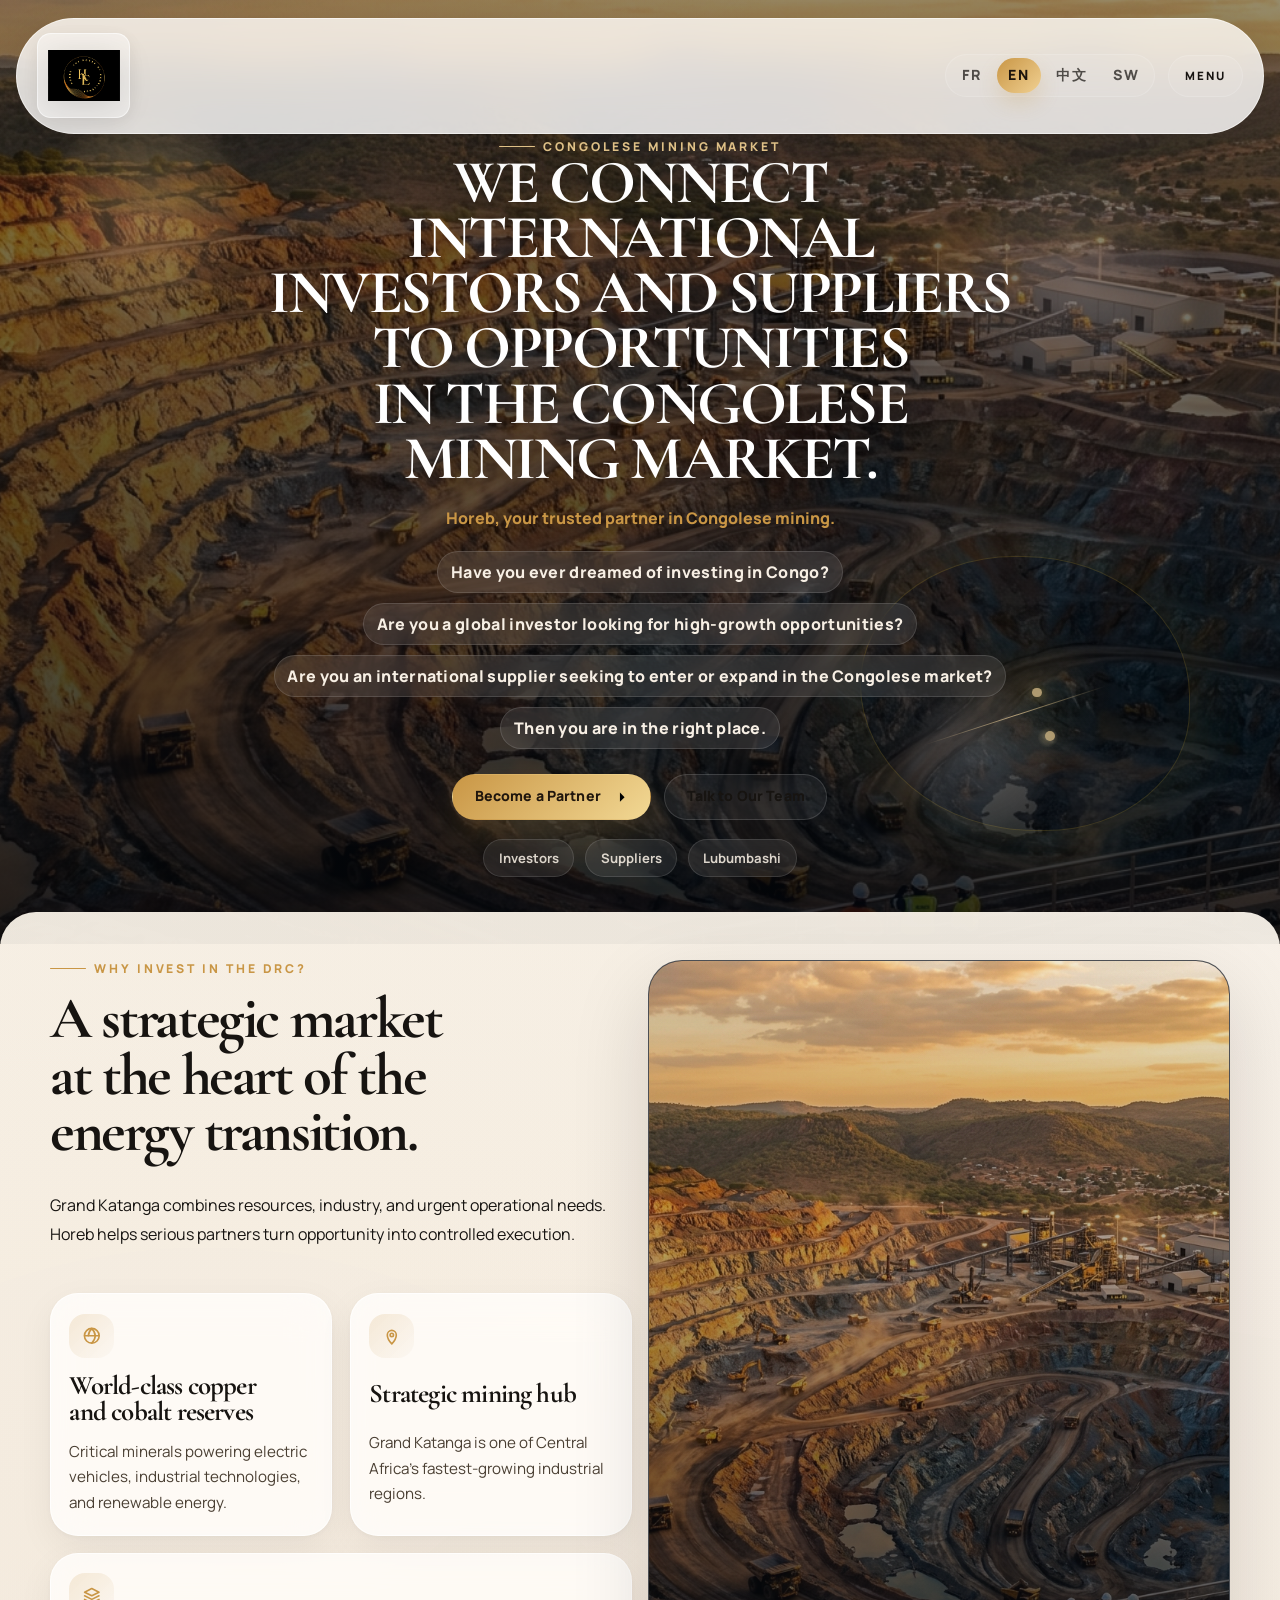
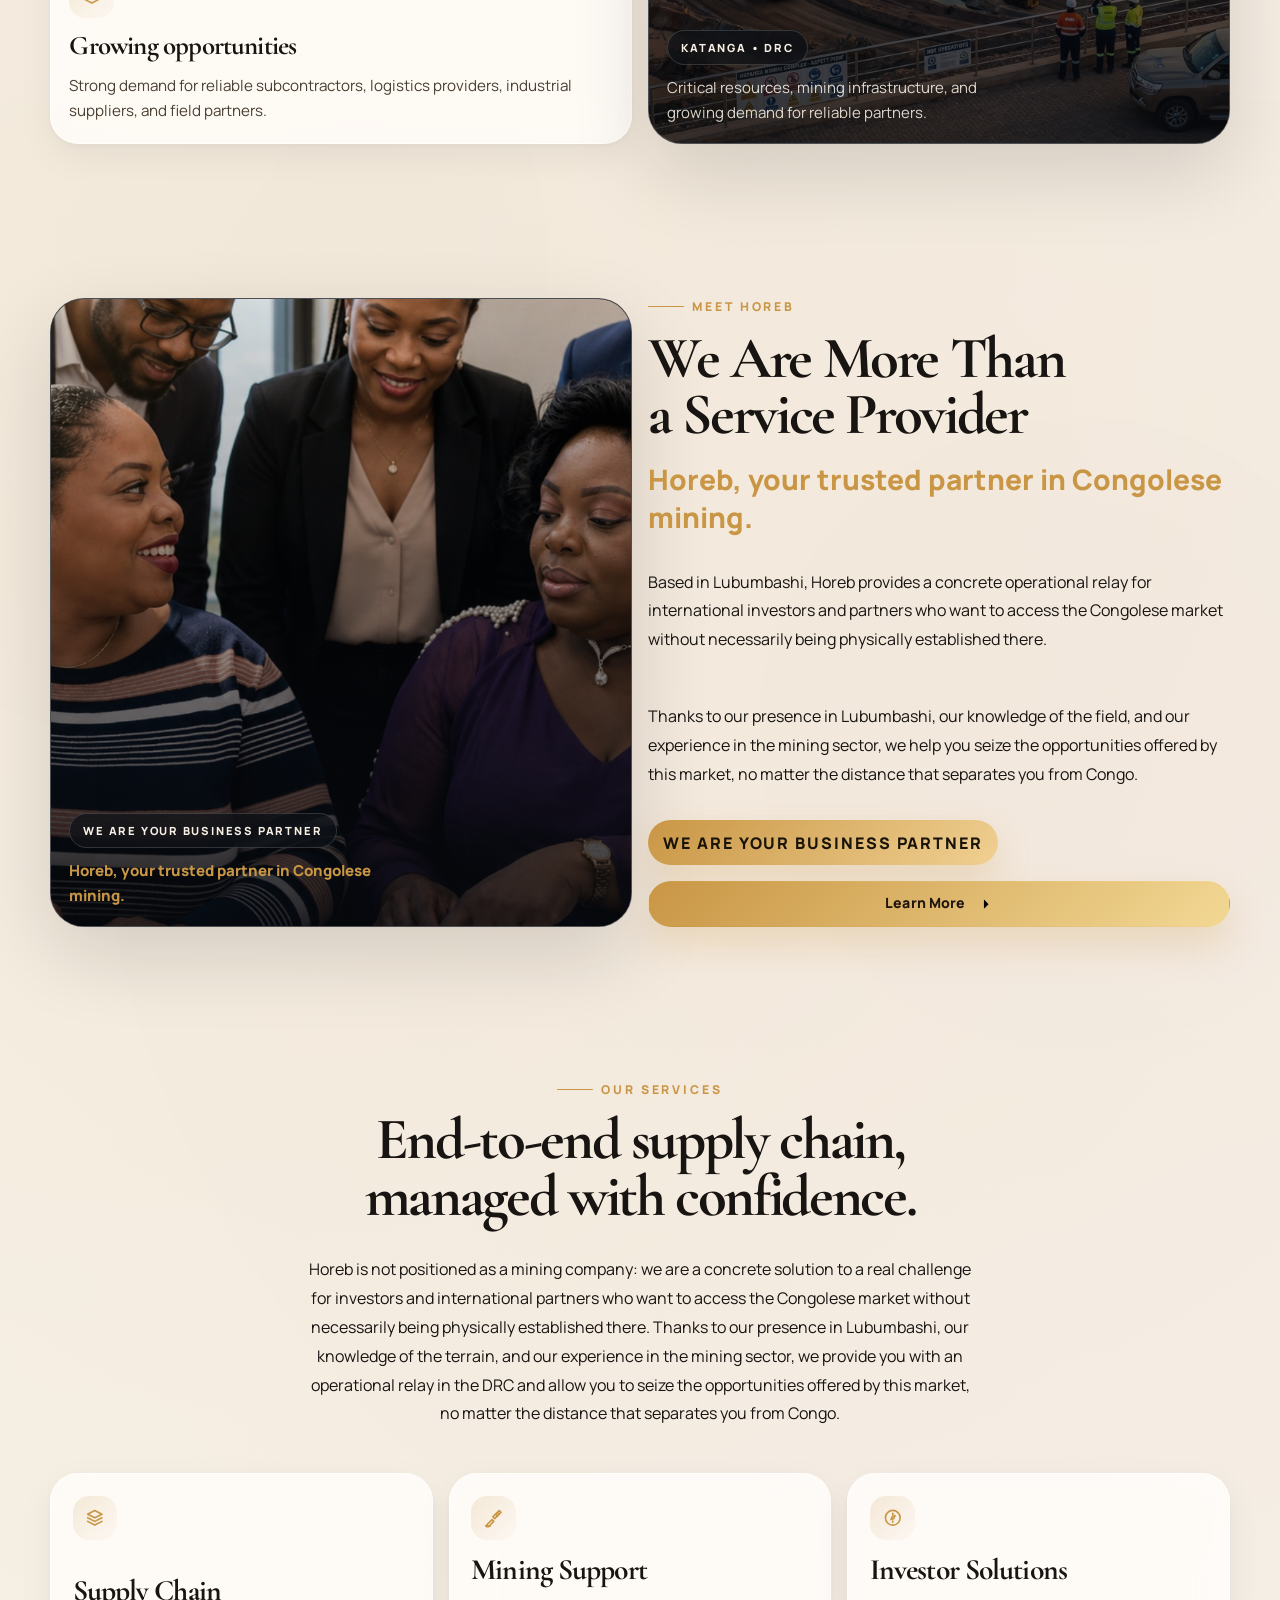
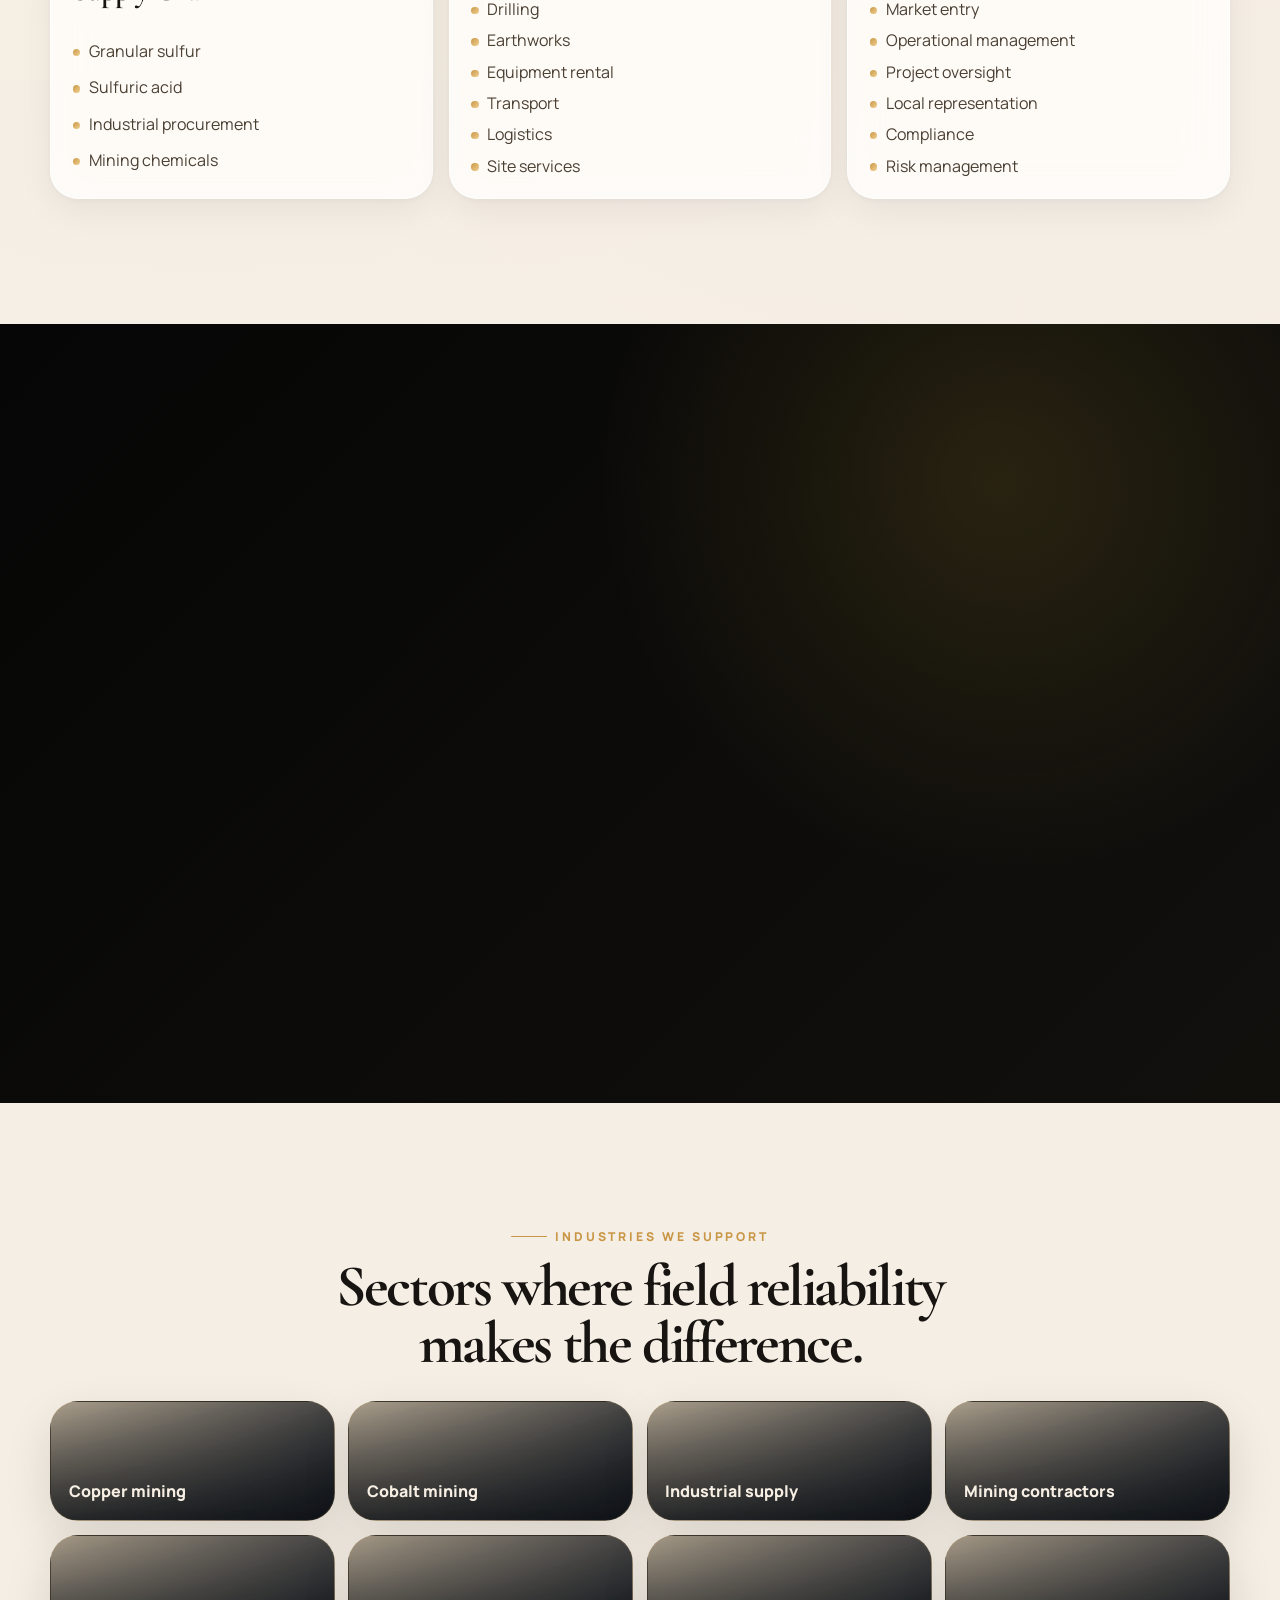
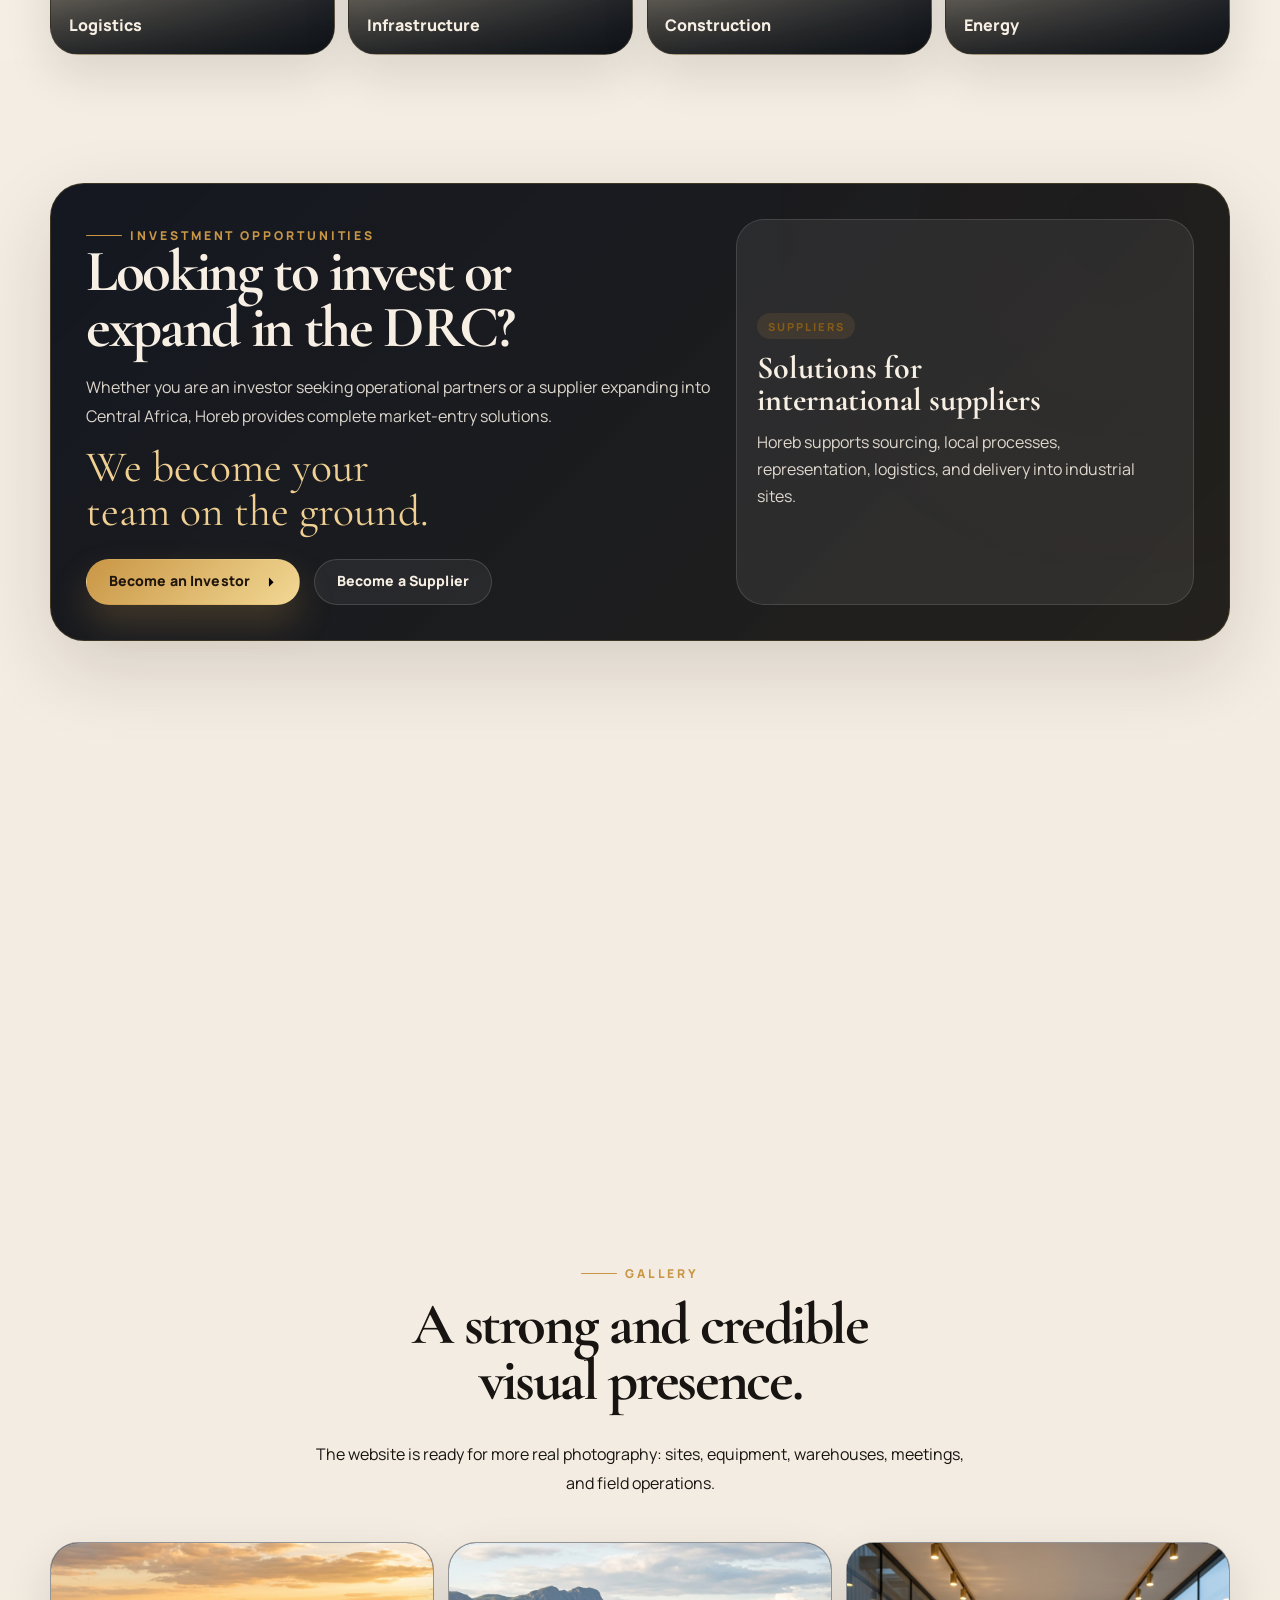
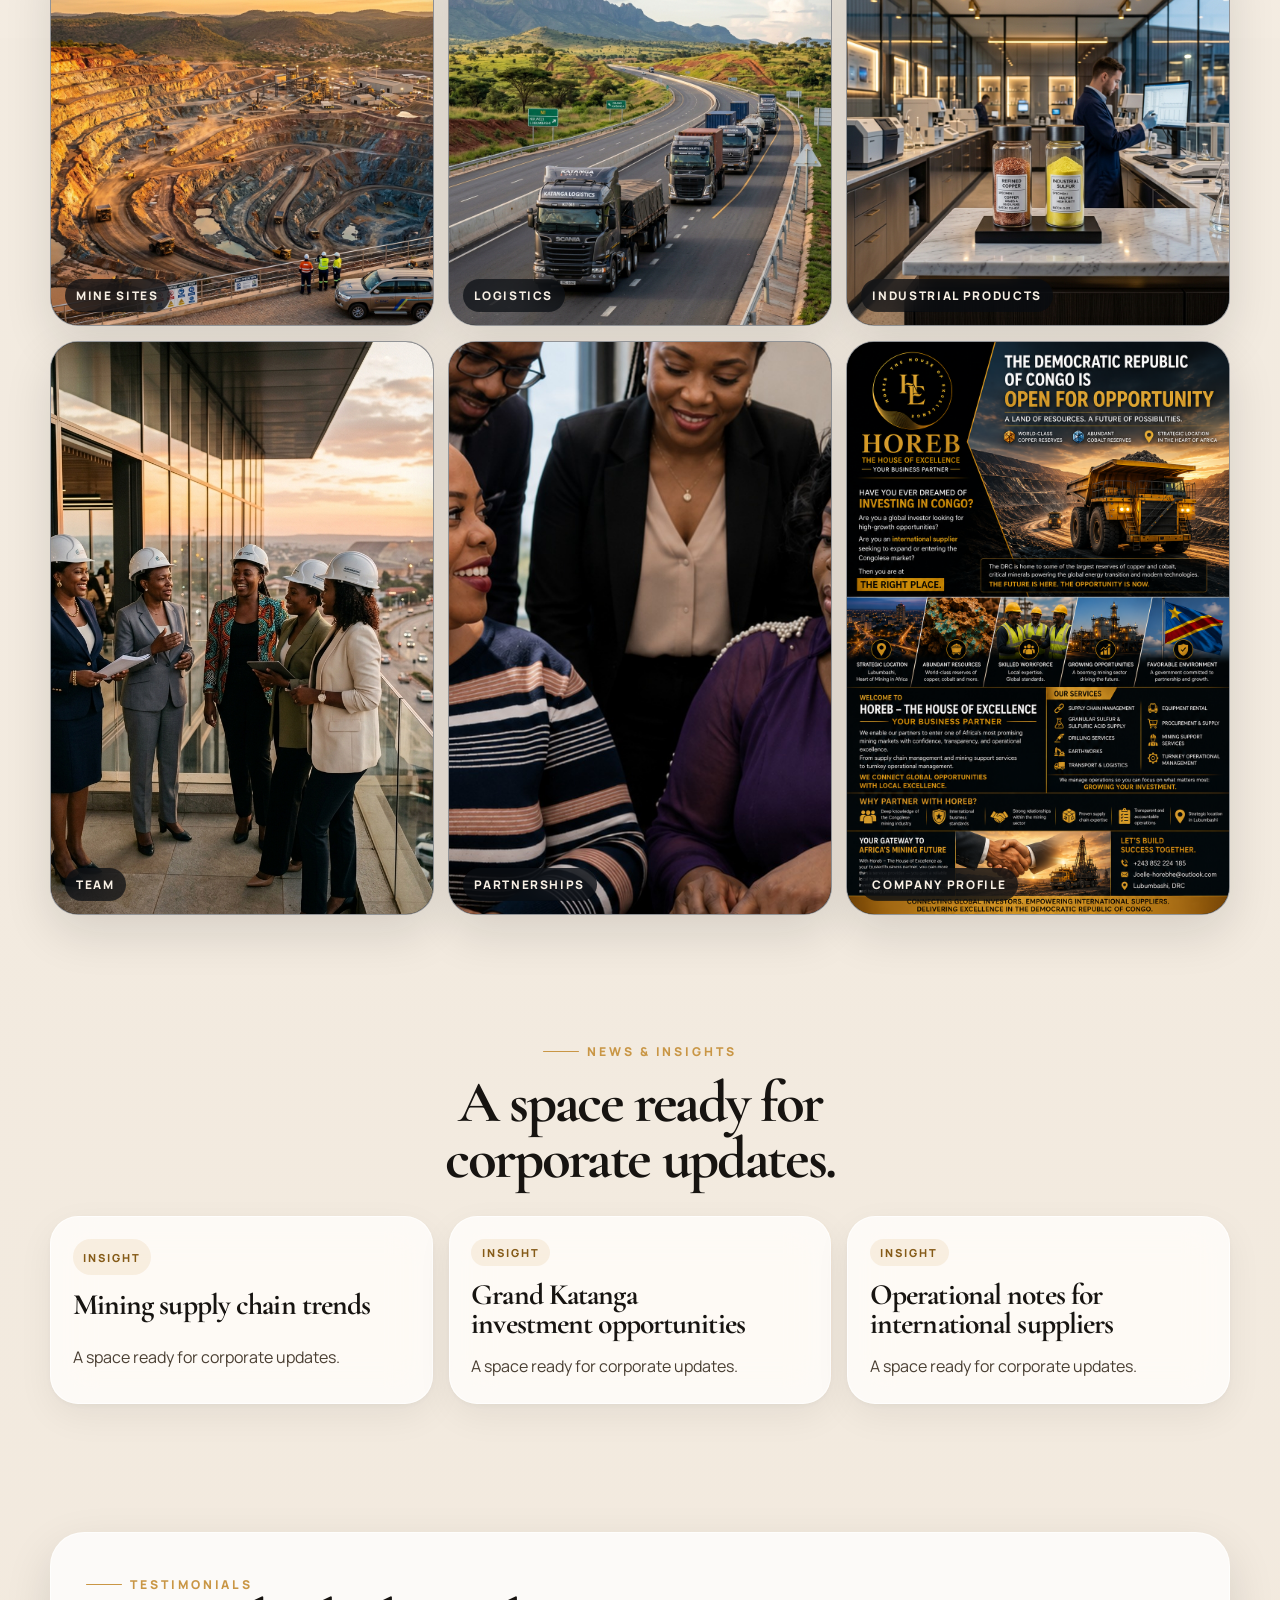
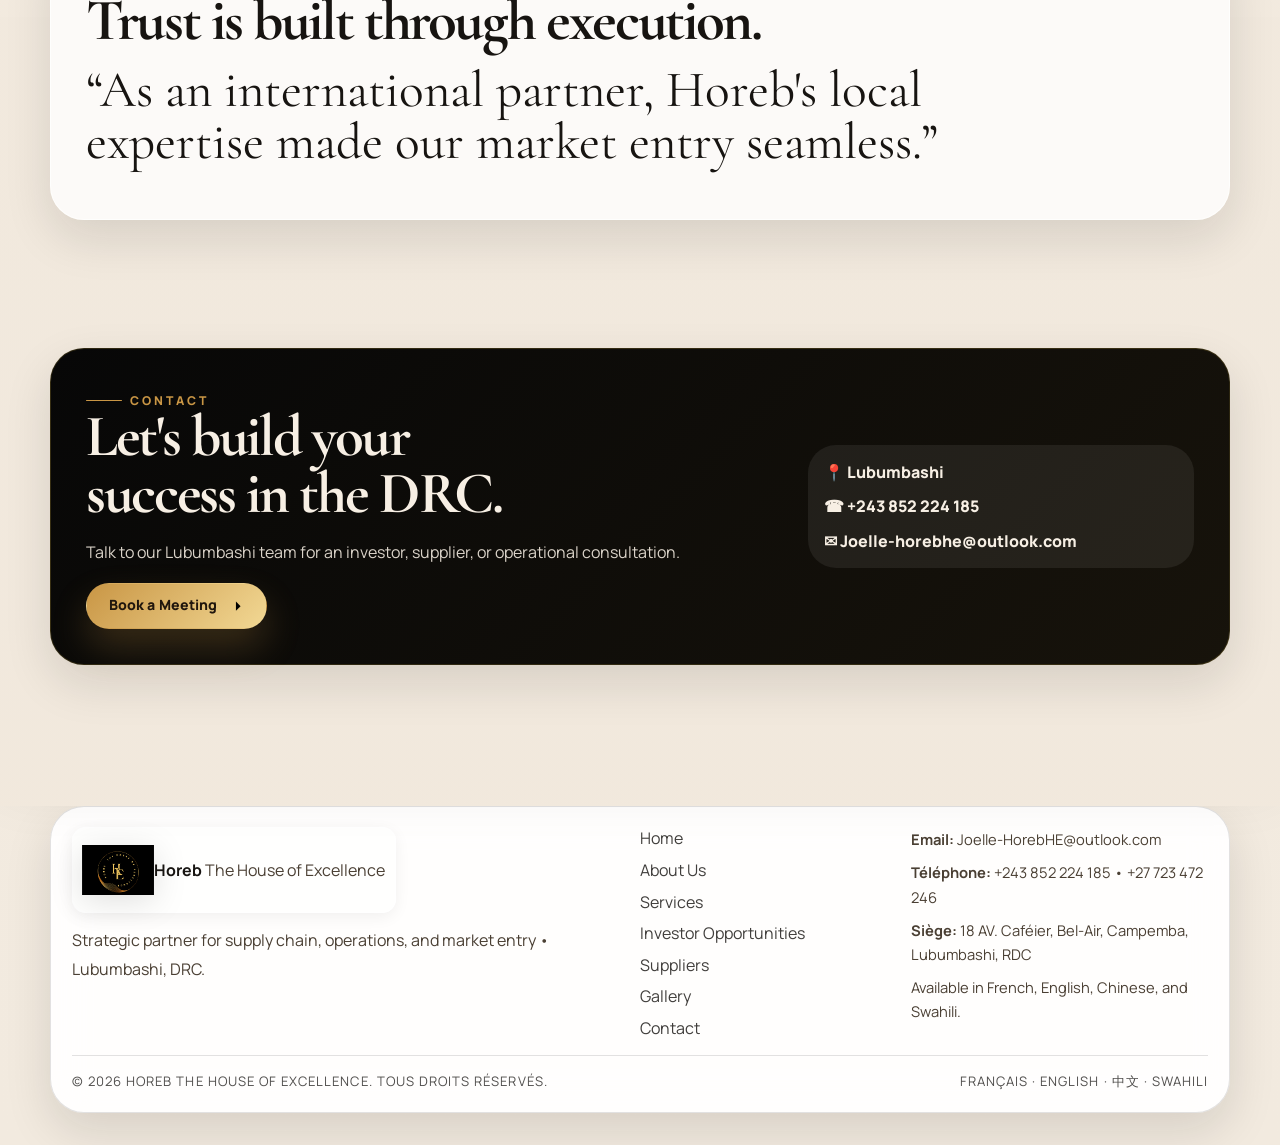
<file: index.html>
<!doctype html>
<html lang="fr">
  <head>
    <meta charset="utf-8" />
    <meta name="viewport" content="width=device-width, initial-scale=1.0" />
    <title>Horeb | Votre partenaire d’affaires en RDC</title>
    <meta name="description" content="Horeb connecte investisseurs internationaux et fournisseurs aux opportunités en RDC grâce à la chaîne d’approvisionnement, la gestion opérationnelle et le support minier." />
    <link rel="preconnect" href="https://fonts.googleapis.com" />
    <link rel="preconnect" href="https://fonts.gstatic.com" crossorigin />
    <link rel="stylesheet" href="site.css?v=20260810b" />
  </head>
  <body class="page" data-page="home">
    <div id="siteHeader"></div>
    <main id="app"></main>
    <div id="siteFooter"></div>
    <script src="site.js?v=20260814a" defer></script>
  </body>
</html>
</file>
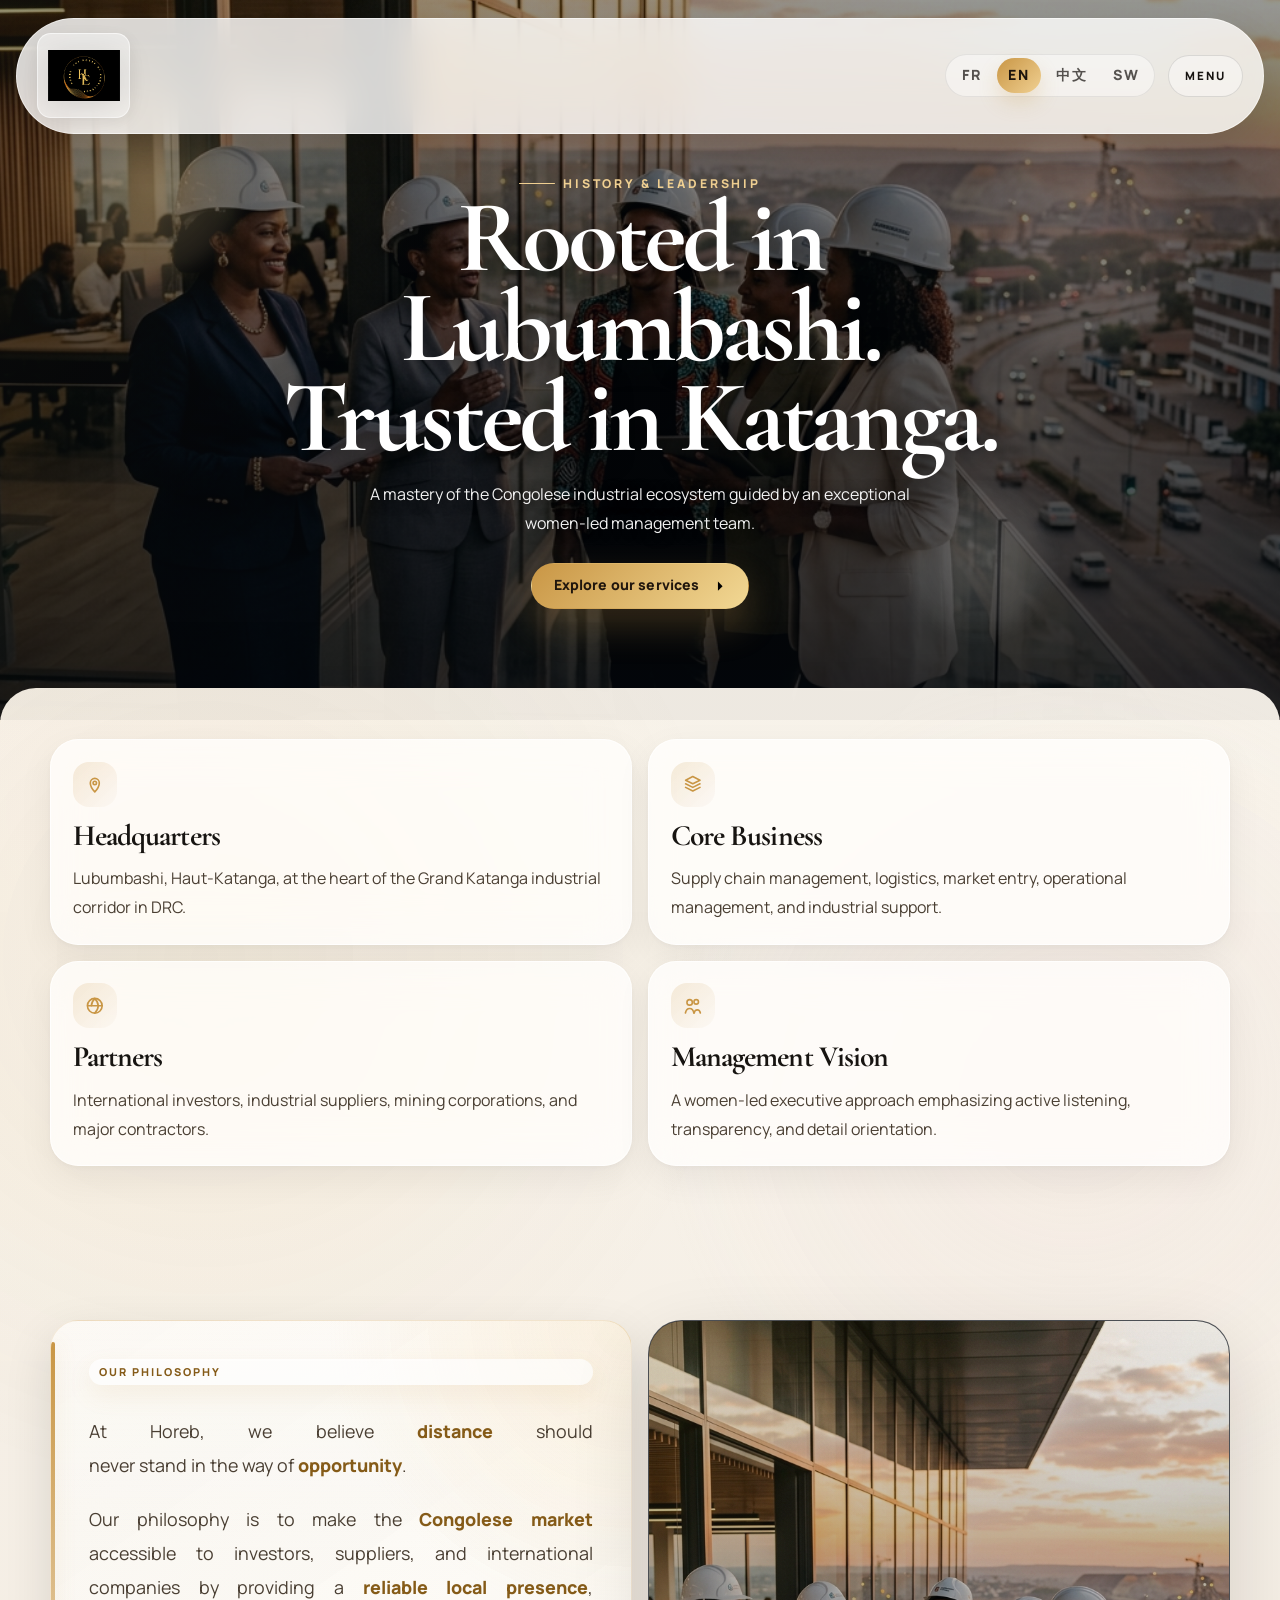
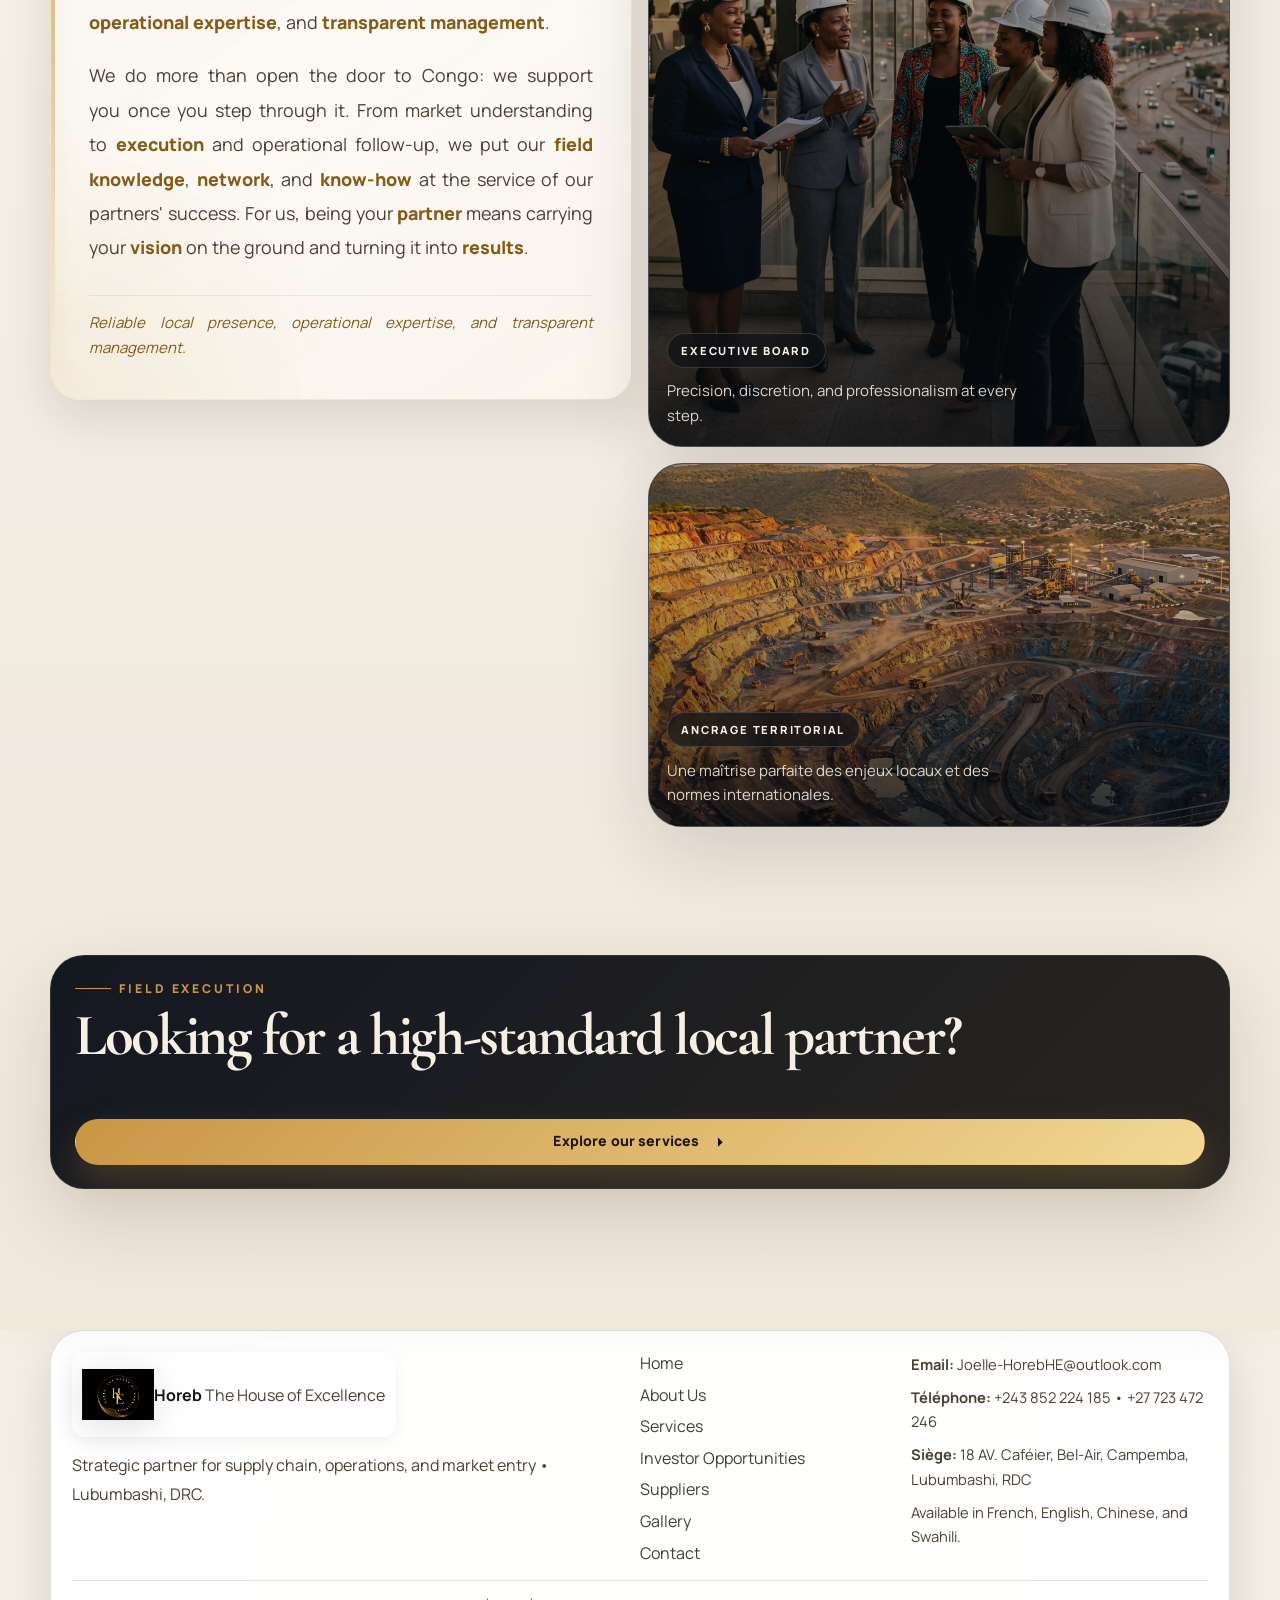
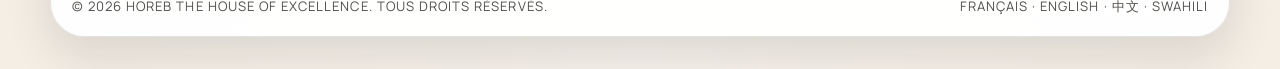
<file: about.html>
<!doctype html>
<html lang="fr">
  <head>
    <meta charset="utf-8" />
    <meta name="viewport" content="width=device-width, initial-scale=1.0" />
    <title>Horeb | À propos de nous</title>
    <meta name="description" content="Découvrez l'histoire de Horeb, notre direction portée par un leadership féminin d'exception et notre ancrage à Lubumbashi, RDC." />
    <link rel="preconnect" href="https://fonts.googleapis.com" />
    <link rel="preconnect" href="https://fonts.gstatic.com" crossorigin />
    <link rel="stylesheet" href="site.css?v=20260810b" />
  </head>
  <body class="page" data-page="about">
    <div id="siteHeader"></div>
    <main id="app"></main>
    <div id="siteFooter"></div>
    <script src="site.js?v=20260814a" defer></script>
  </body>
</html>
</file>
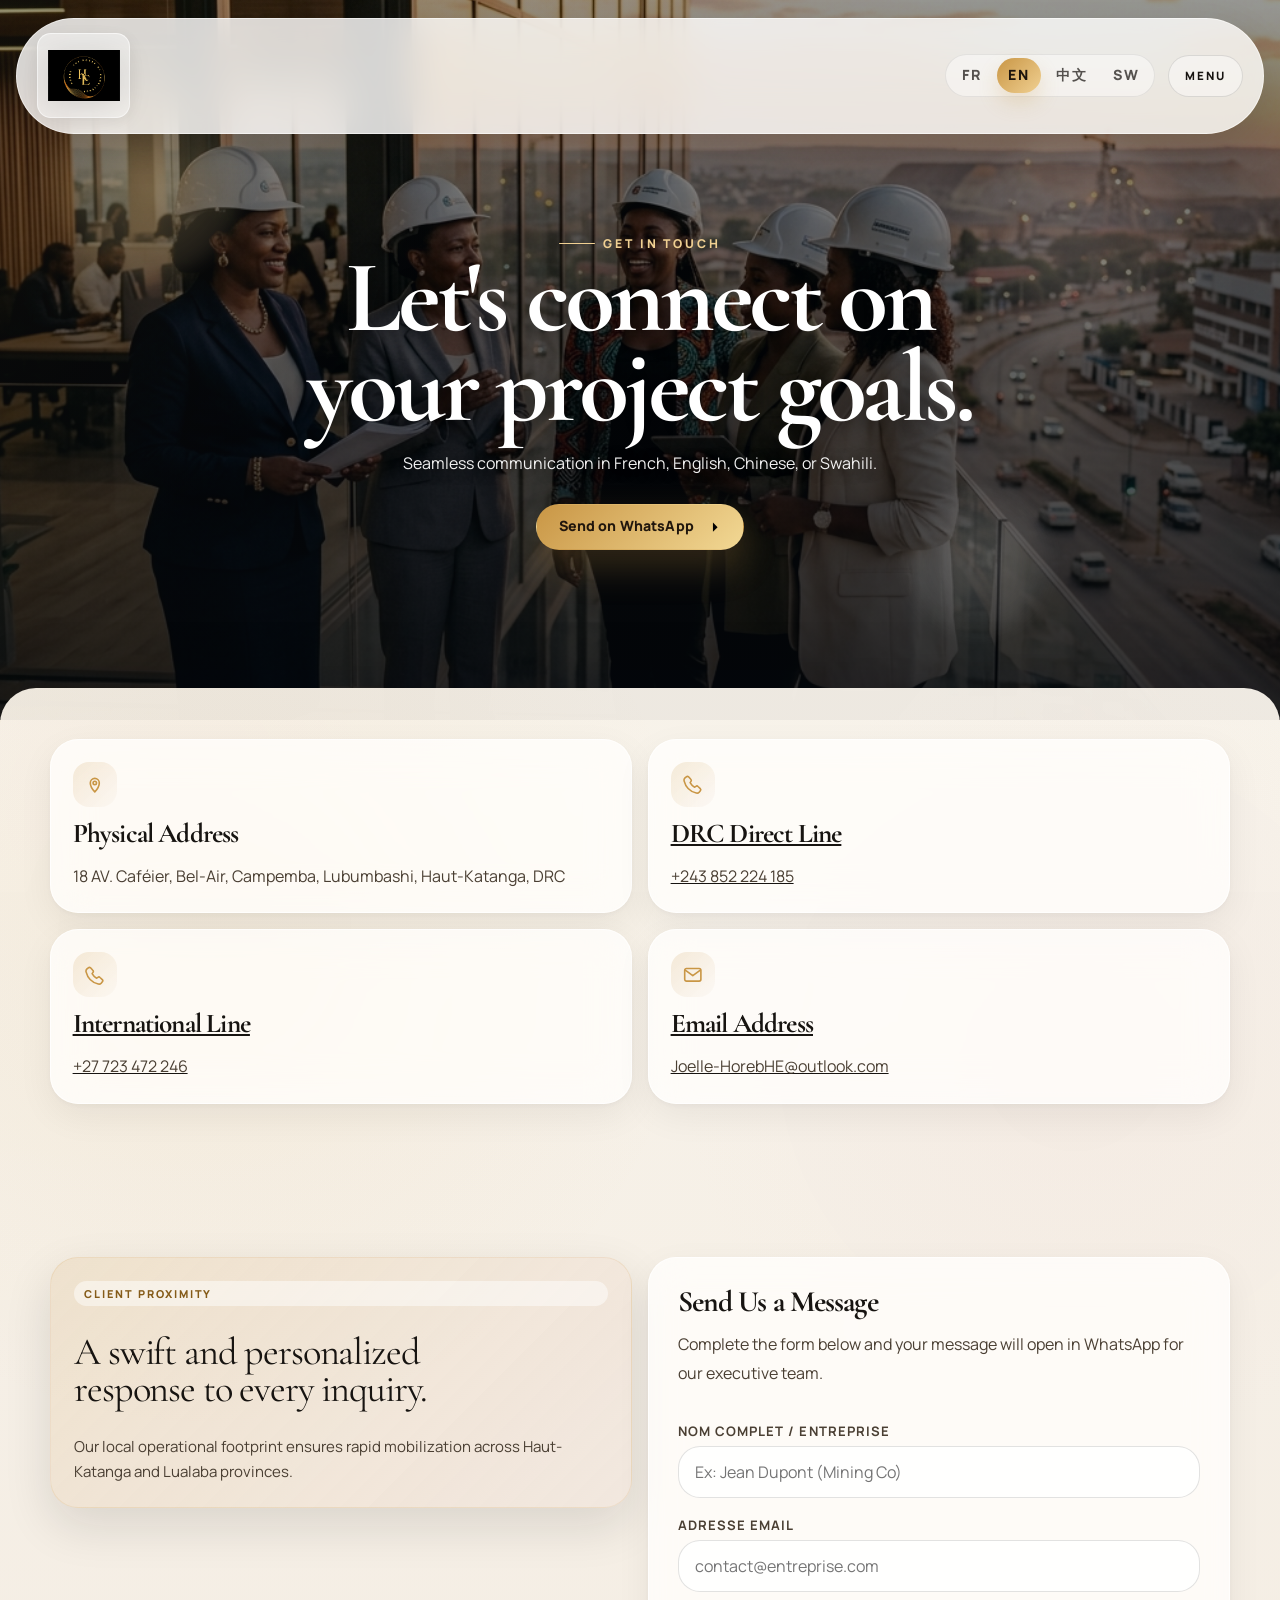
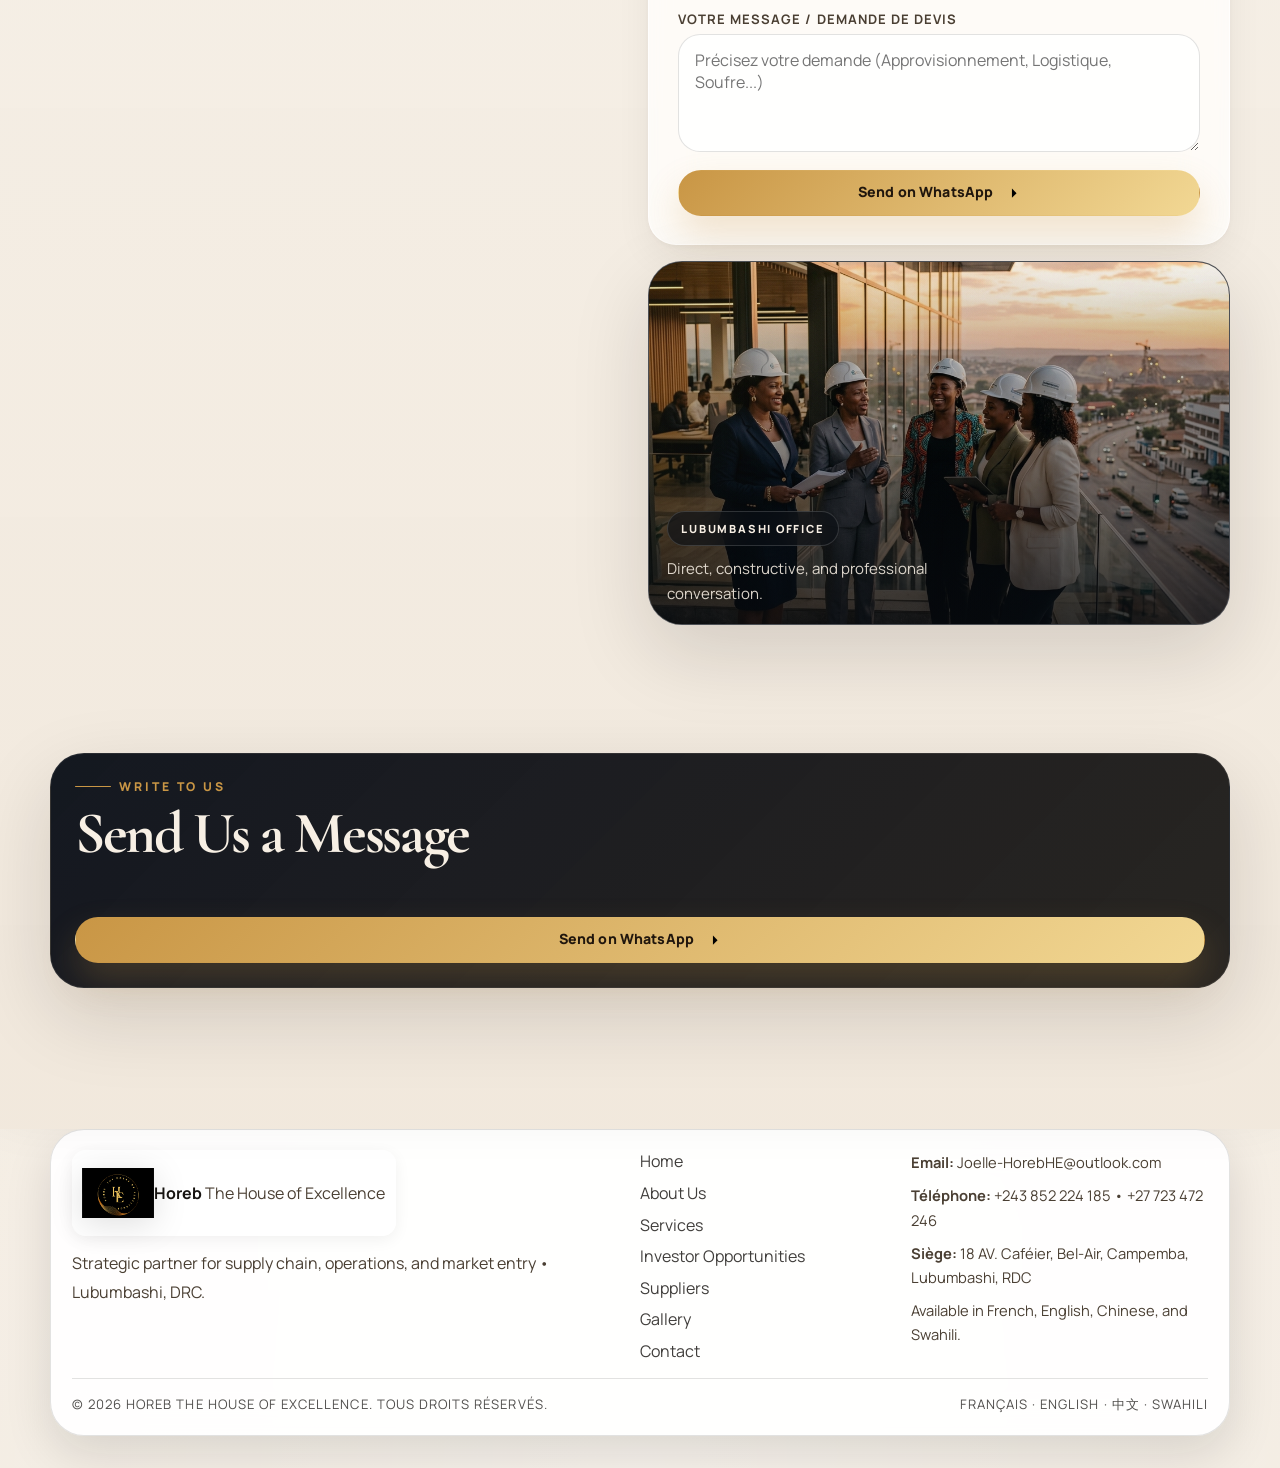
<file: contact.html>
<!doctype html>
<html lang="fr">
  <head>
    <meta charset="utf-8" />
    <meta name="viewport" content="width=device-width, initial-scale=1.0" />
    <title>Horeb | Contact & Implantation</title>
    <meta name="description" content="Contactez Horeb House of Excellence à Lubumbashi, RDC. Téléphones, WhatsApp et formulaire direct." />
    <link rel="preconnect" href="https://fonts.googleapis.com" />
    <link rel="preconnect" href="https://fonts.gstatic.com" crossorigin />
    <link rel="stylesheet" href="site.css?v=20260810b" />
  </head>
  <body class="page" data-page="contact">
    <div id="siteHeader"></div>
    <main id="app"></main>
    <div id="siteFooter"></div>
    <script src="site.js?v=20260814a" defer></script>
  </body>
</html>
</file>
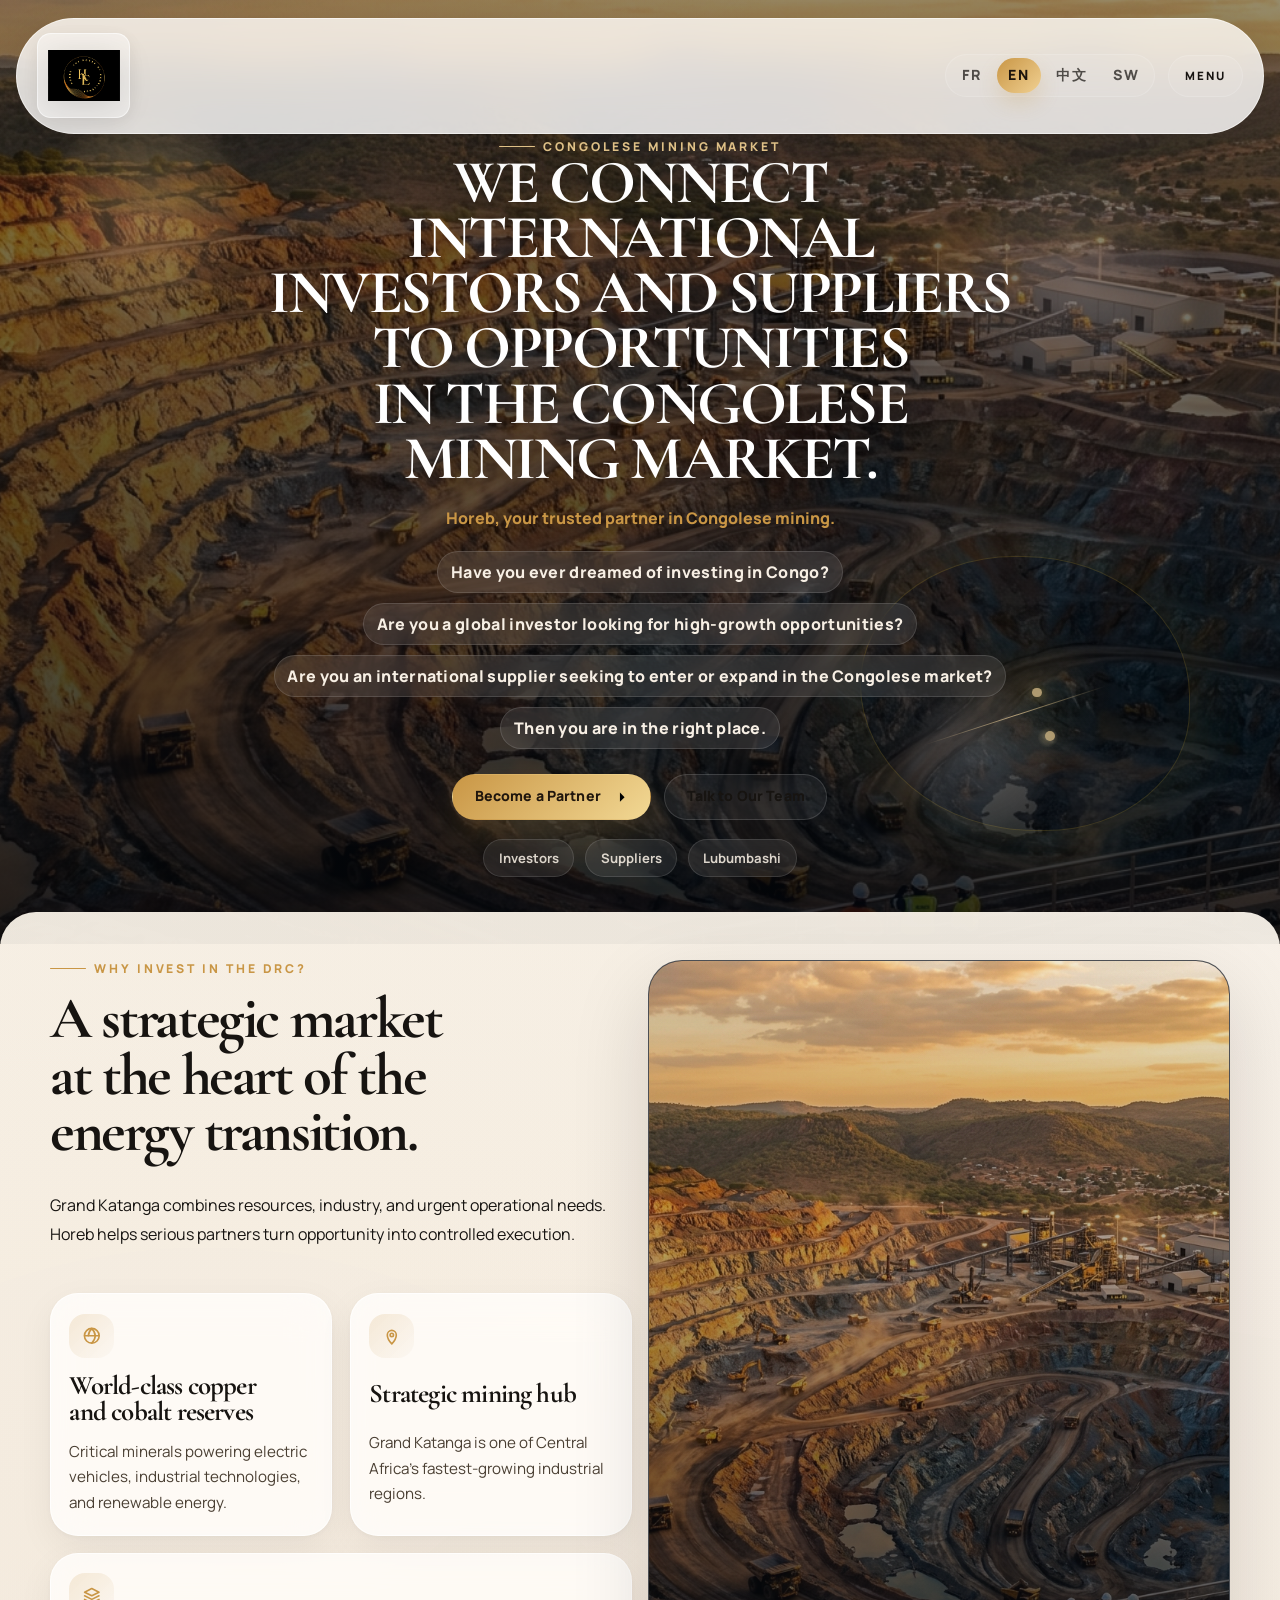
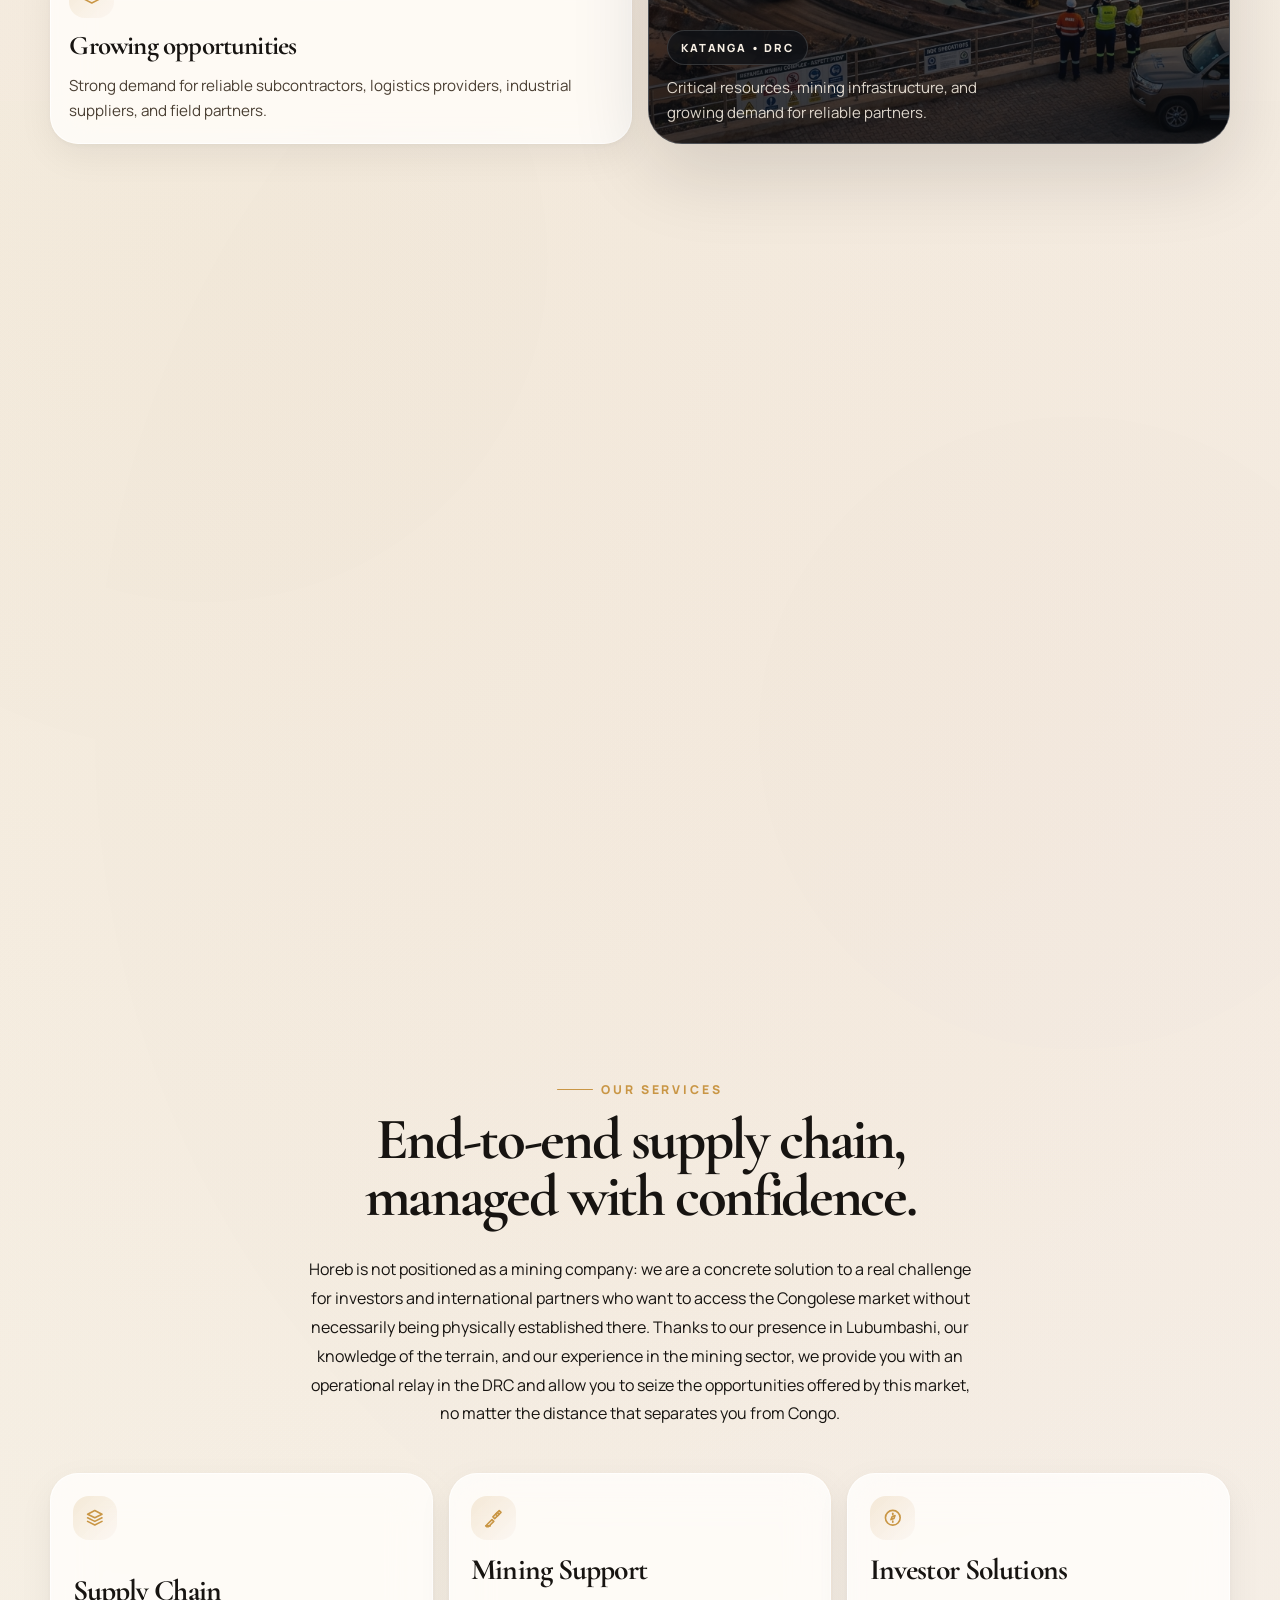
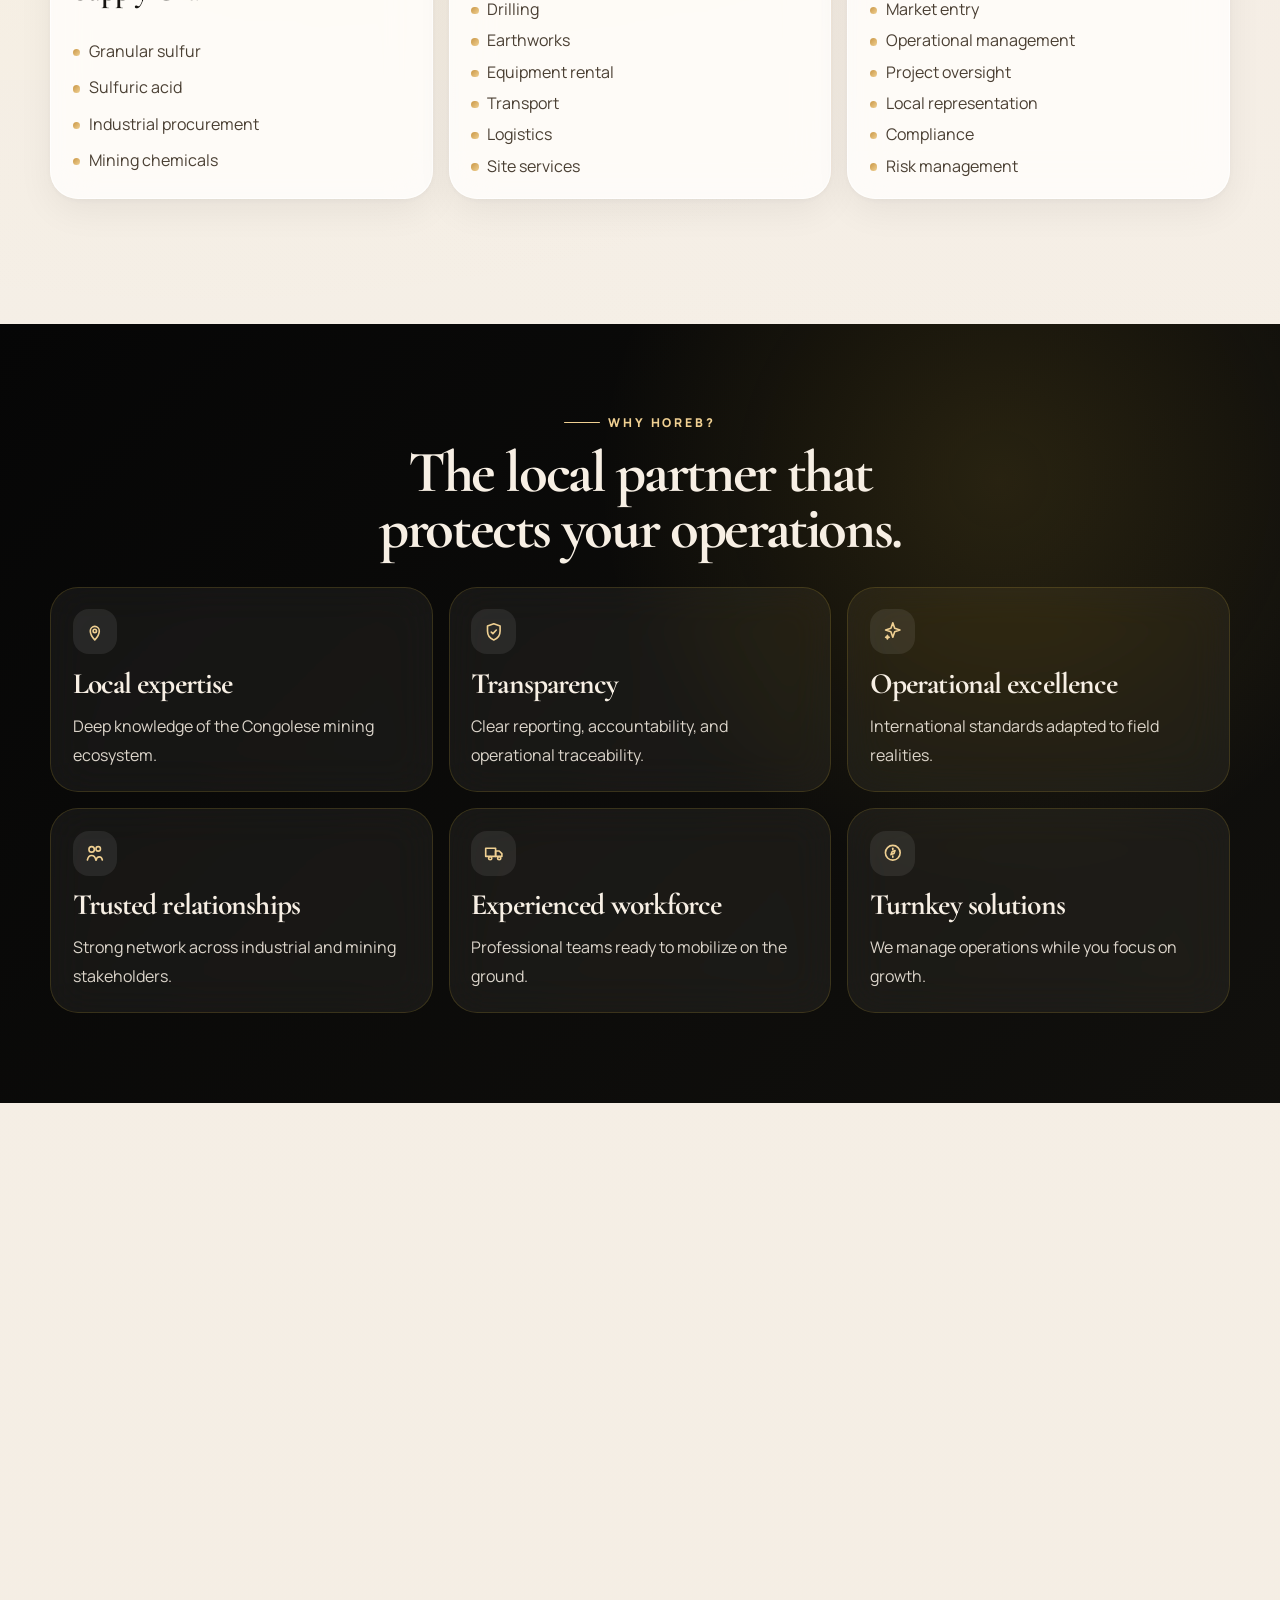
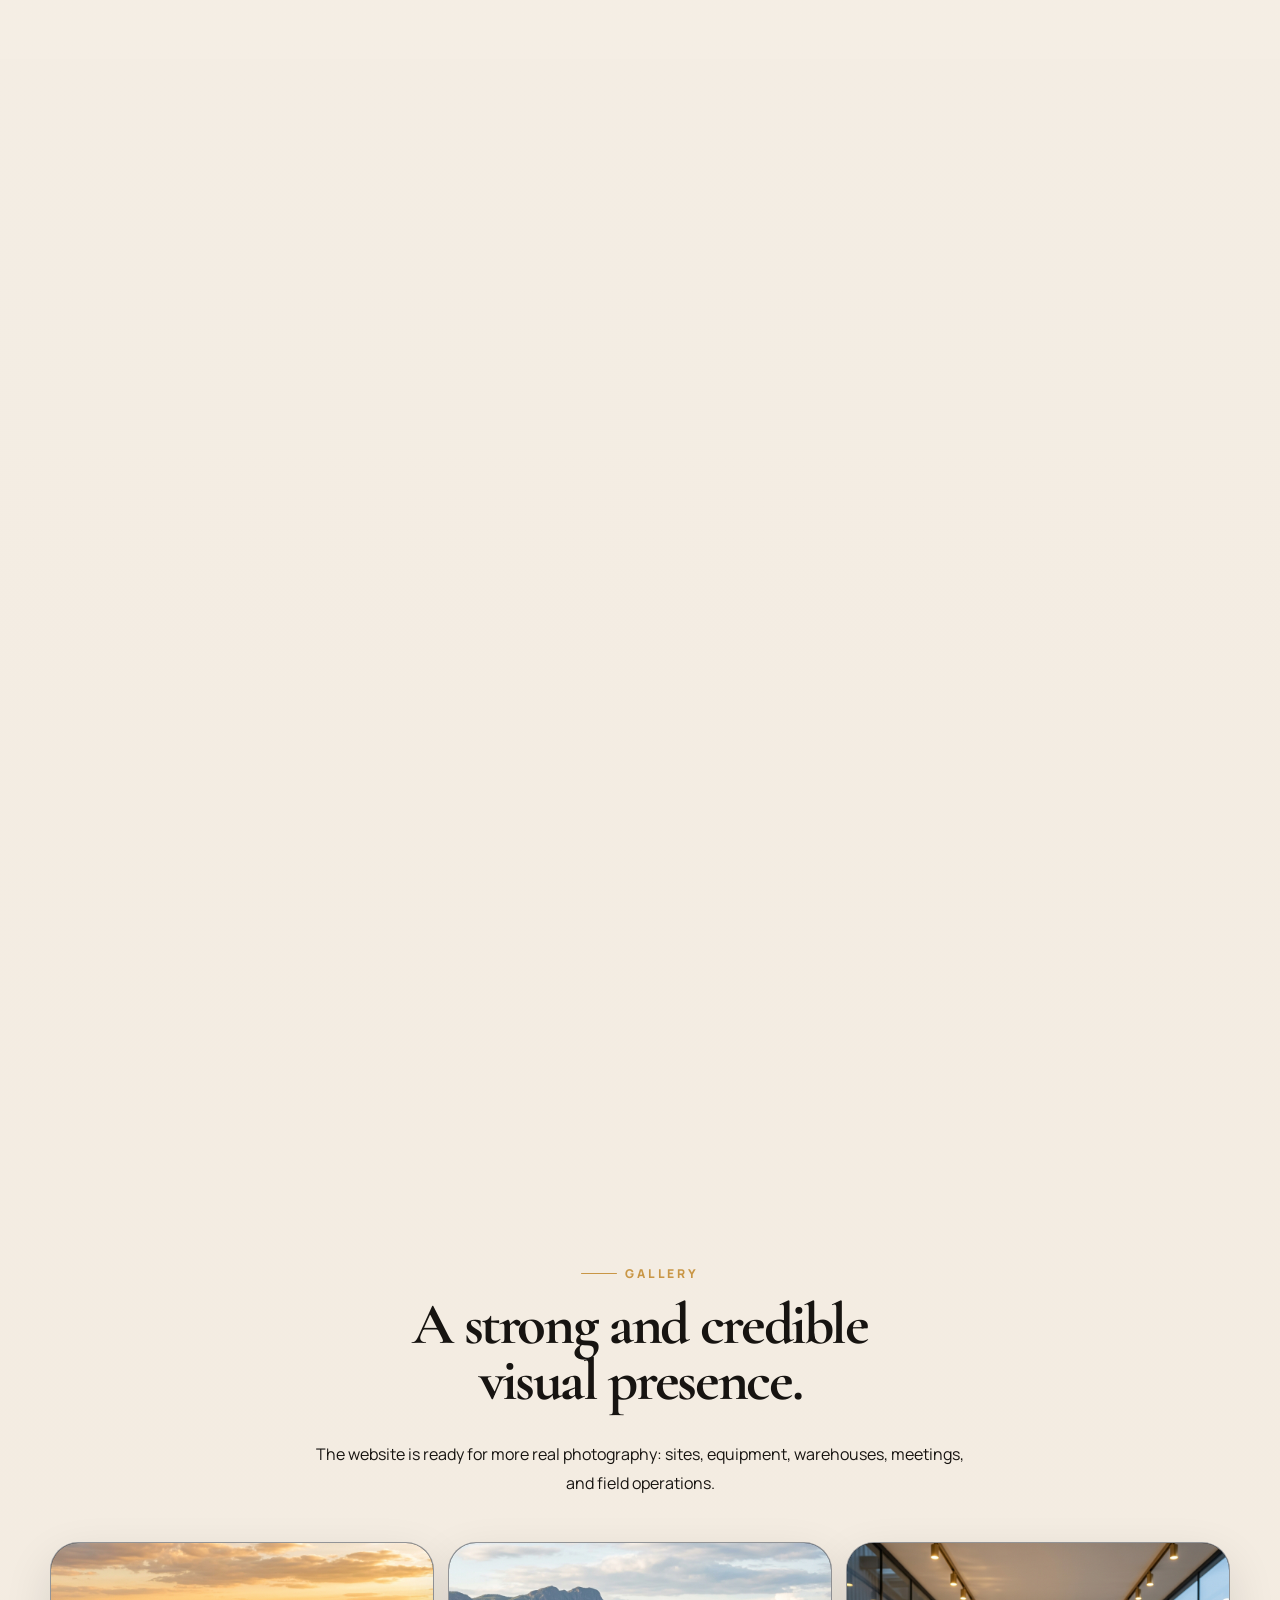
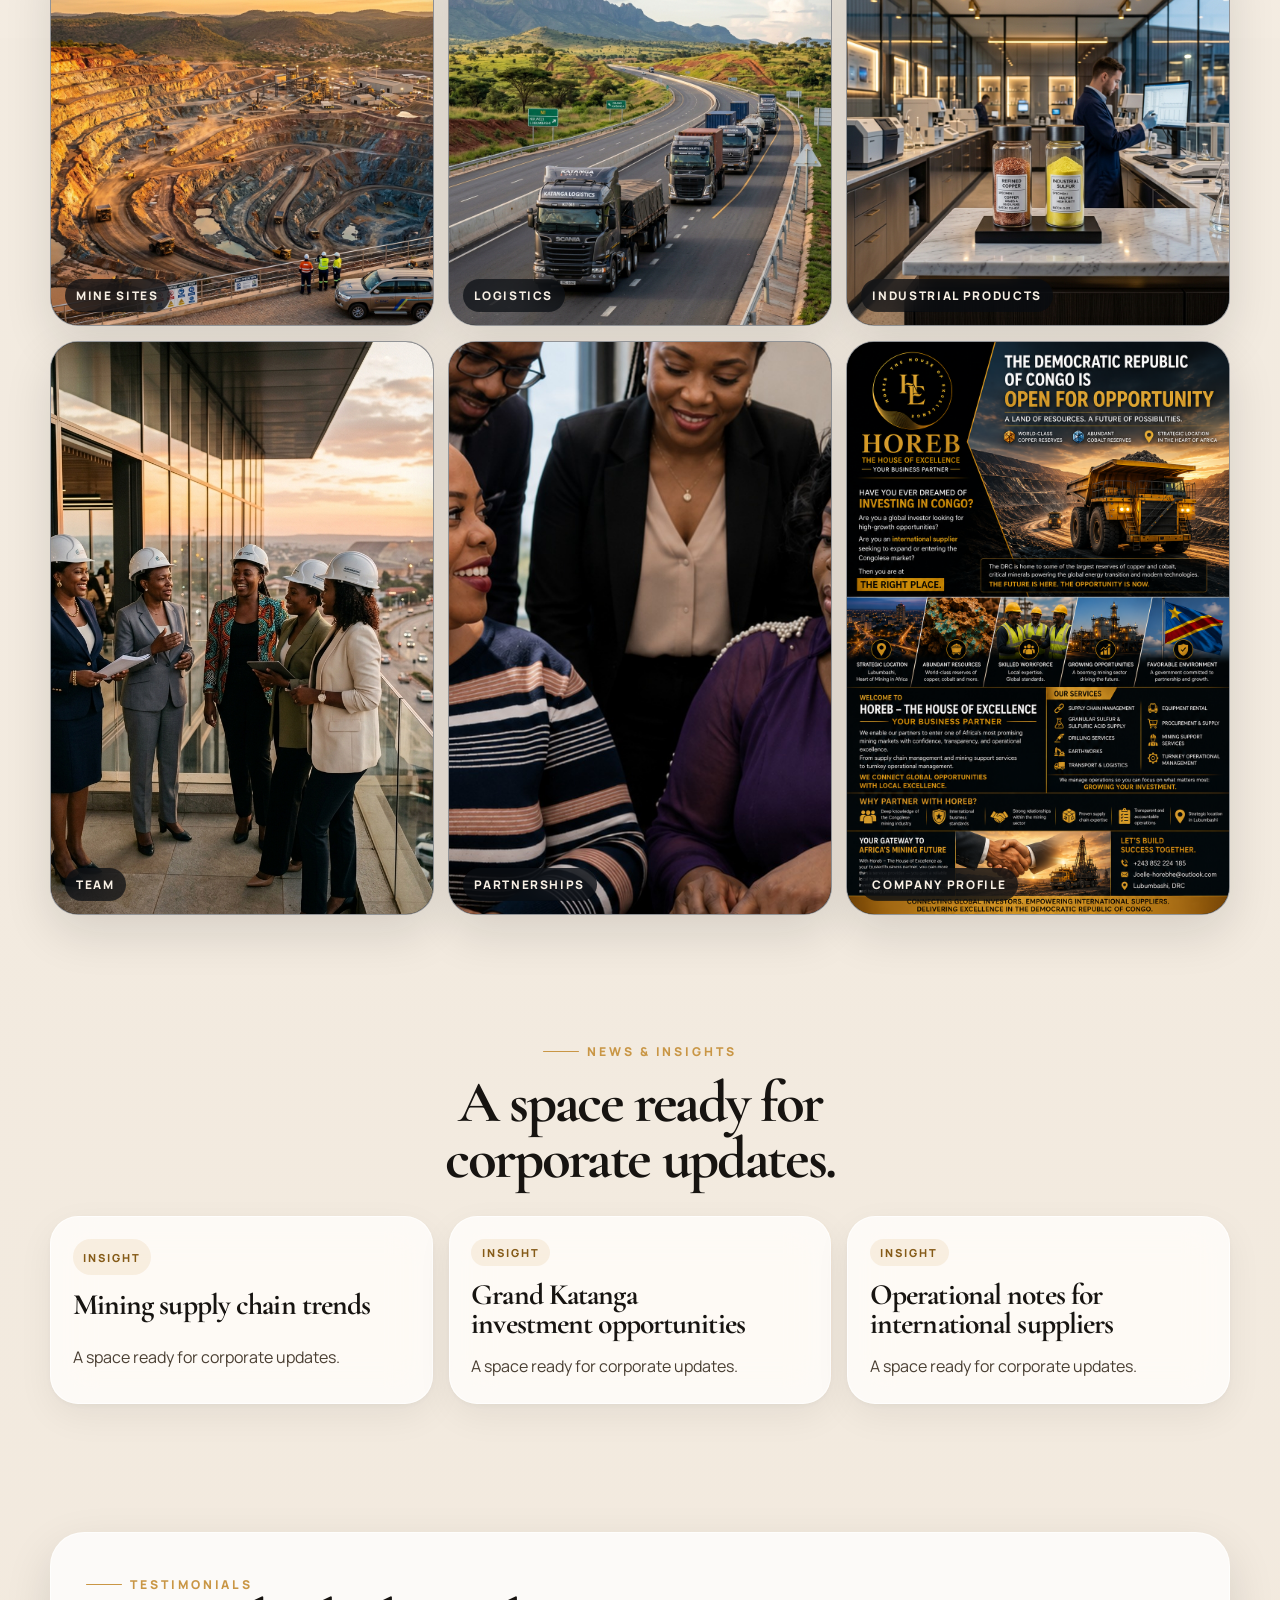
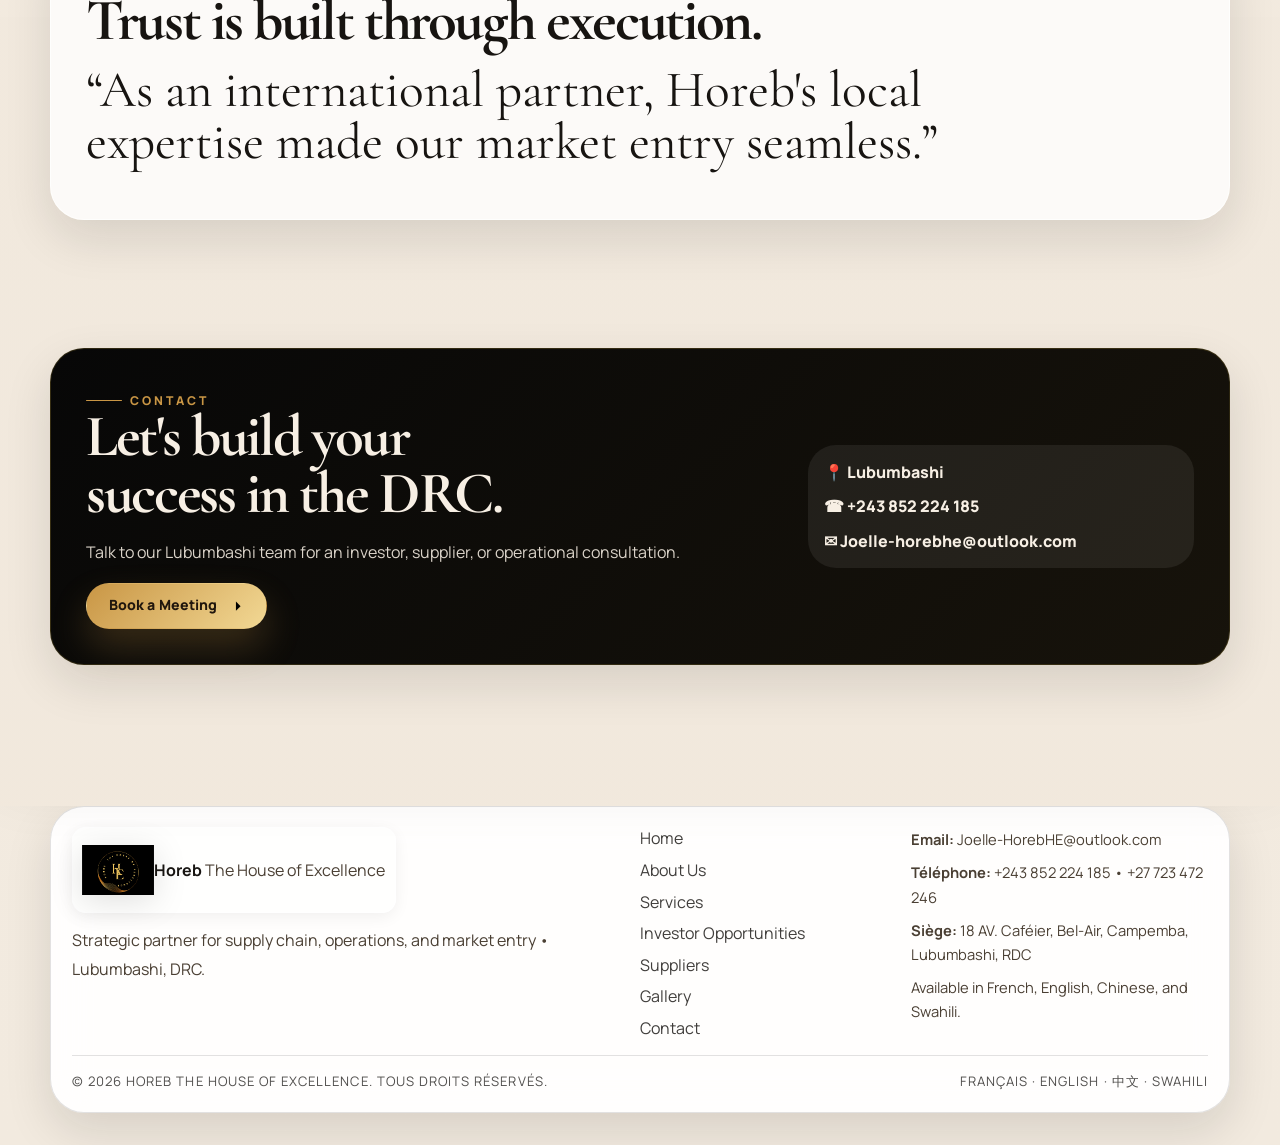
<file: designprincipale.html>
<!DOCTYPE html>
<html lang="fr">
<head>
  <meta charset="utf-8"/>
  <meta name="viewport" content="width=device-width, initial-scale=1.0"/>
  <title>HOREB Excellence | Portail Institutionnel</title>
  <meta name="description" content="Horeb The House of Excellence - Services miniers et sous-traitance industrielle au Grand Katanga."/>
  <meta http-equiv="refresh" content="0; url=index.html"/>
  <link rel="stylesheet" href="site.css?v=20260810b"/>
</head>
<body class="page page-home">
  <div style="min-height: 100vh; display: flex; align-items: center; justify-content: center; text-align: center; padding: 2rem;">
    <div class="glass-panel" style="padding: 3rem; border-radius: 32px; max-width: 500px; width: 100%;">
      <img src="img/logo-mark.png" alt="Horeb Logo" style="width: 80px; margin: 0 auto 1.5rem;" />
      <h1 class="hero__title" style="font-size: 2.5rem; margin-bottom: 1rem;">HOREB Excellence</h1>
      <p class="section-copy" style="margin-bottom: 1.5rem;">Redirection vers le site officiel épuré...</p>
      <a href="index.html" class="btn btn--solid">Accéder au site principal</a>
    </div>
  </div>
  <script>
    window.location.href = "index.html";
  </script>
</body>
</html>
</file>
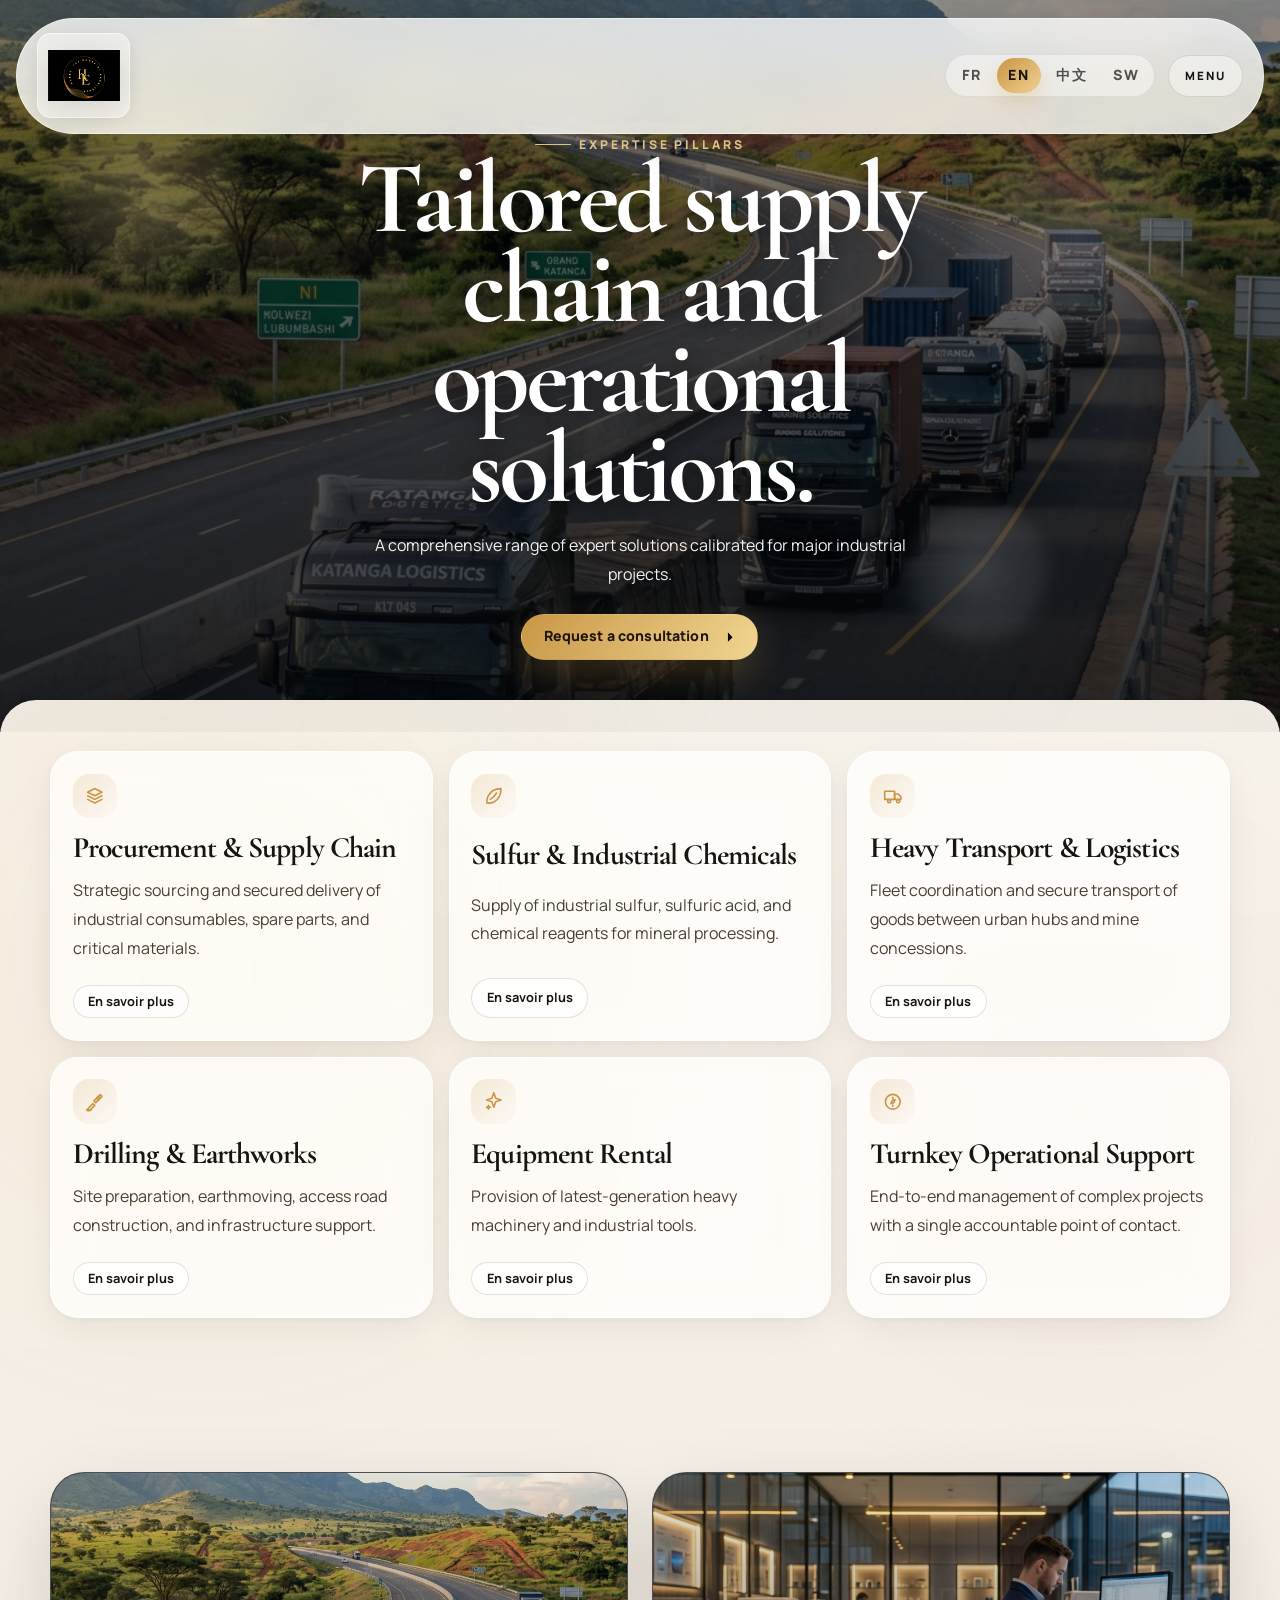
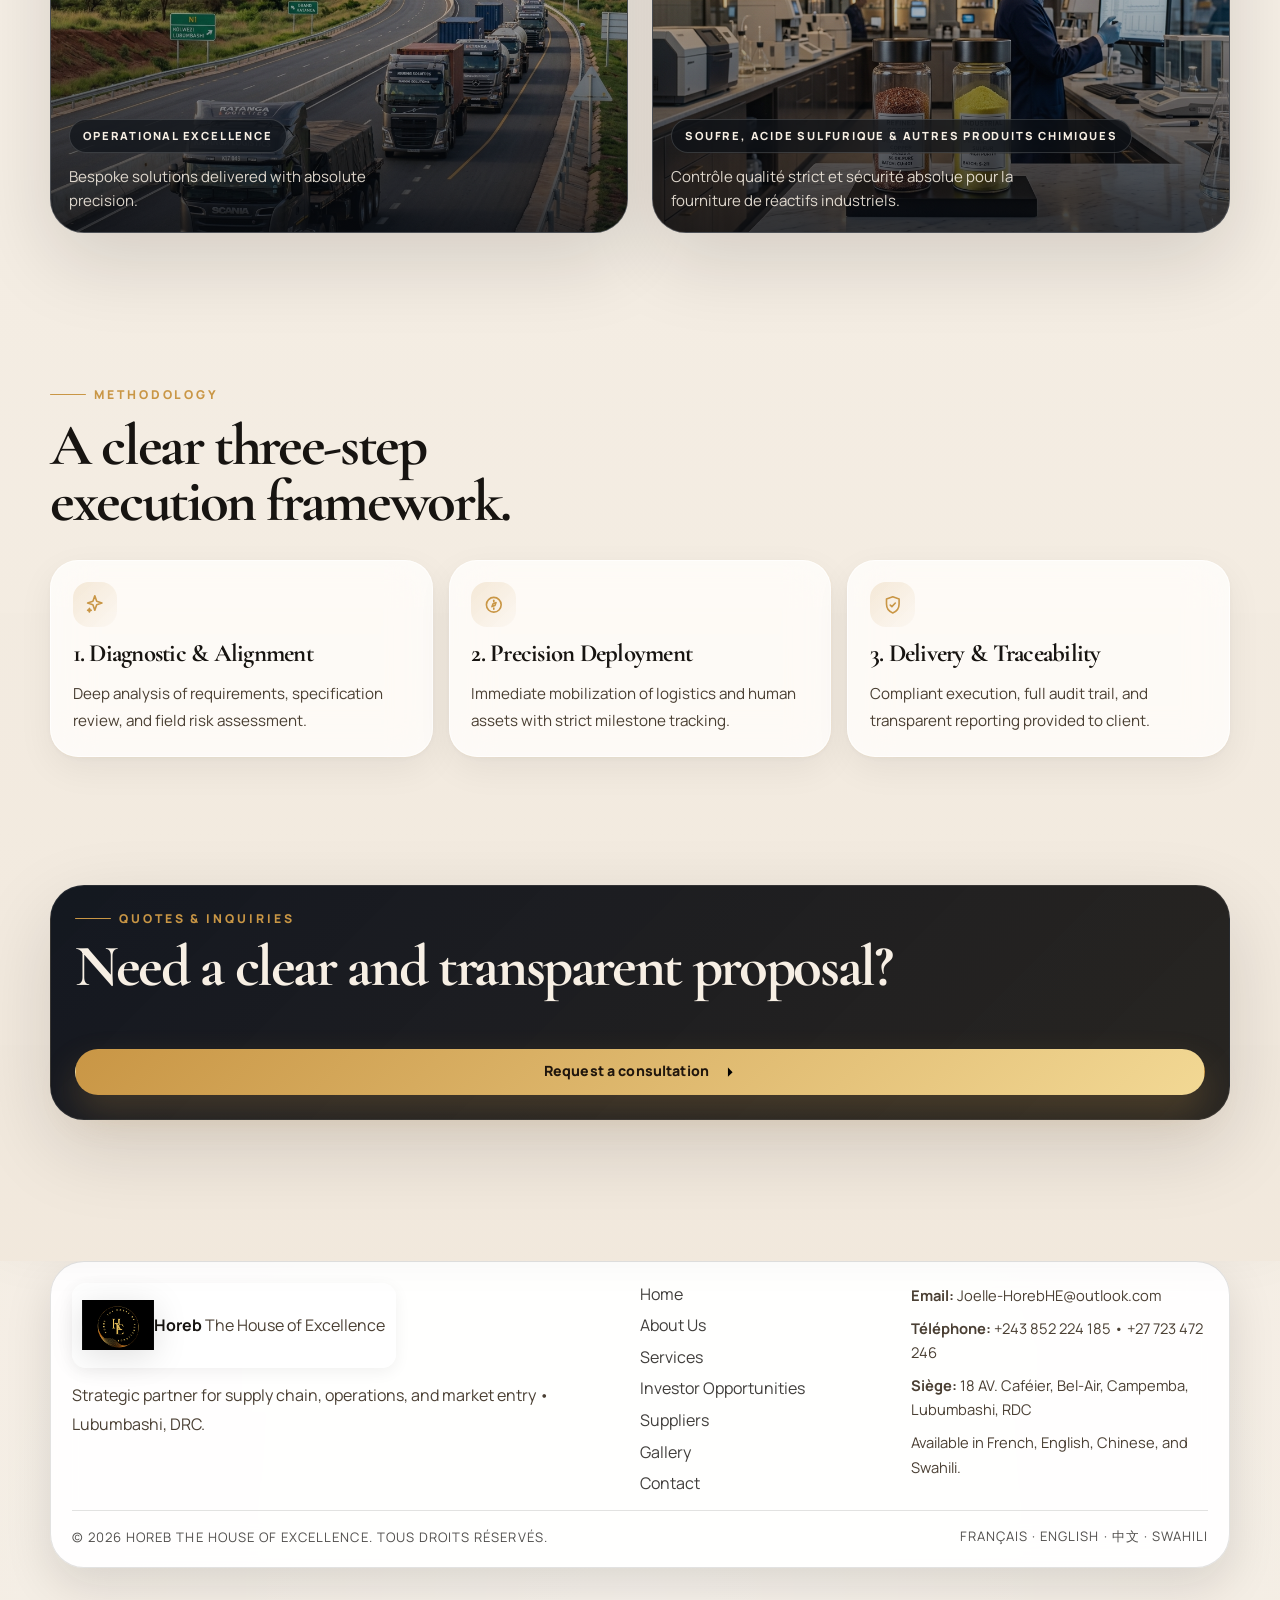
<file: services.html>
<!doctype html>
<html lang="fr">
  <head>
    <meta charset="utf-8" />
    <meta name="viewport" content="width=device-width, initial-scale=1.0" />
    <title>Horeb | Services & Expertises</title>
    <meta name="description" content="Approvisionnement, logistique, soufre & produits chimiques, forage, terrassement, location d'équipements et support opérationnel clé en main." />
    <link rel="preconnect" href="https://fonts.googleapis.com" />
    <link rel="preconnect" href="https://fonts.gstatic.com" crossorigin />
    <link rel="stylesheet" href="site.css?v=20260810b" />
  </head>
  <body class="page" data-page="services">
    <div id="siteHeader"></div>
    <main id="app"></main>
    <div id="siteFooter"></div>
    <script src="site.js?v=20260814a" defer></script>
  </body>
</html>
</file>
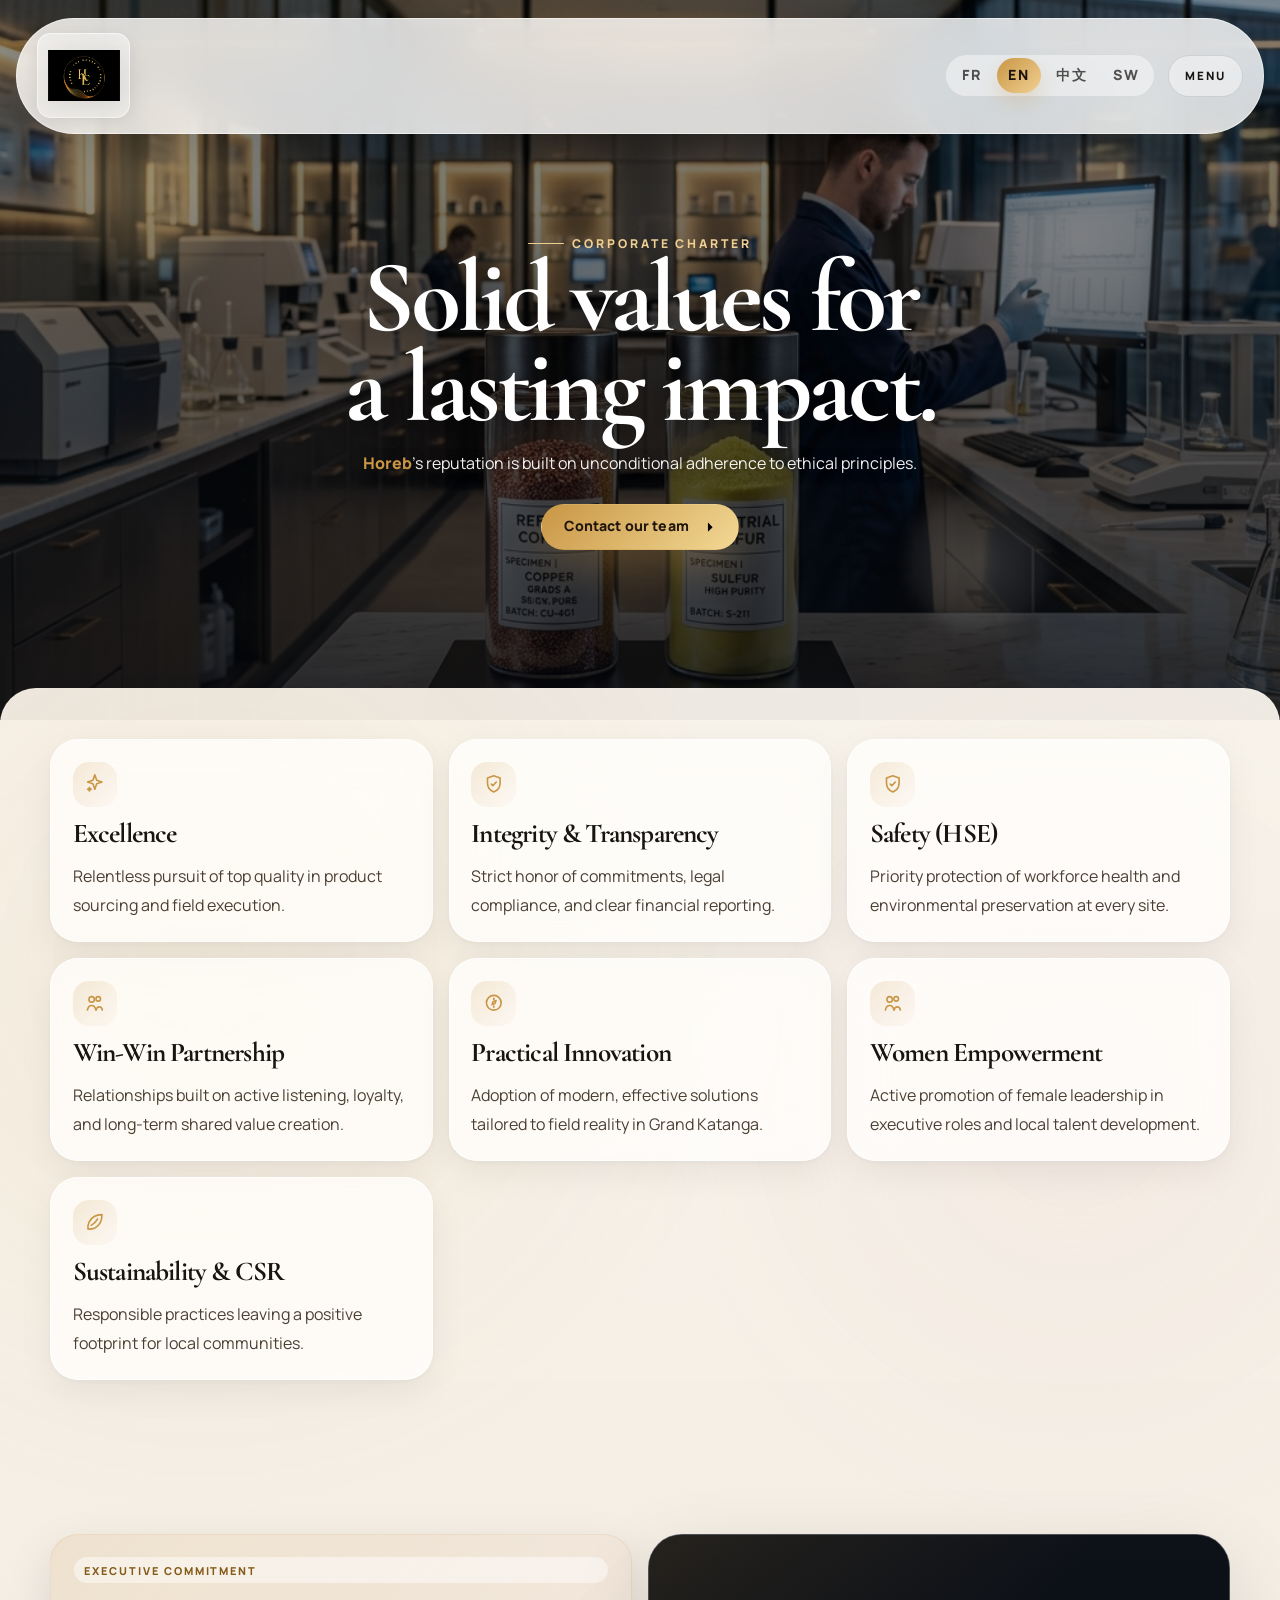
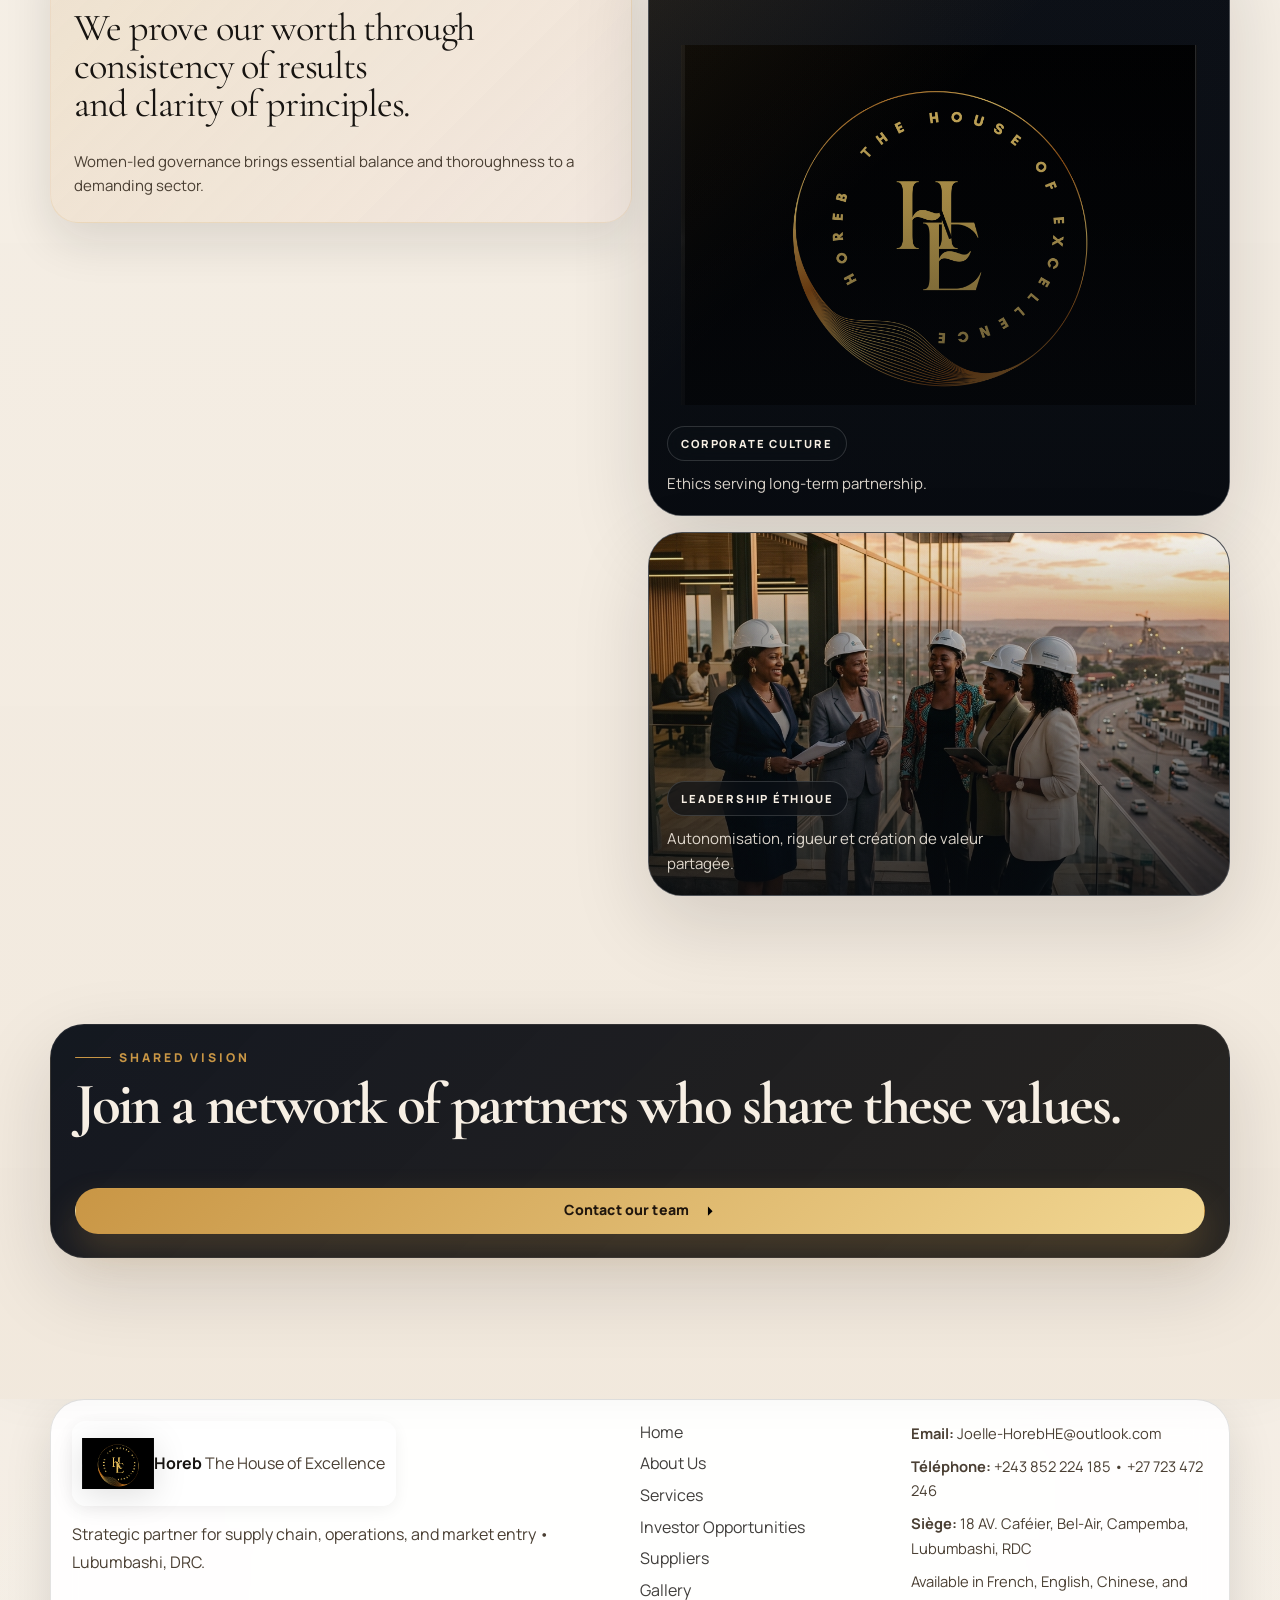
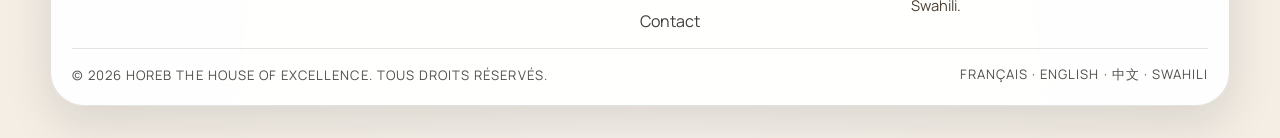
<file: values.html>
<!doctype html>
<html lang="fr">
  <head>
    <meta charset="utf-8" />
    <meta name="viewport" content="width=device-width, initial-scale=1.0" />
    <title>Horeb | Nos Valeurs & Engagements</title>
    <meta name="description" content="Excellence, intégrité, sécurité, partenariat, autonomisation féminine et durabilité. Découvrez la charte morale de Horeb." />
    <link rel="preconnect" href="https://fonts.googleapis.com" />
    <link rel="preconnect" href="https://fonts.gstatic.com" crossorigin />
    <link rel="stylesheet" href="site.css?v=20260810b" />
  </head>
  <body class="page" data-page="values">
    <div id="siteHeader"></div>
    <main id="app"></main>
    <div id="siteFooter"></div>
    <script src="site.js?v=20260814a" defer></script>
  </body>
</html>
</file>
<file: site.css>
@import url("https://fonts.googleapis.com/css2?family=Cormorant+Garamond:wght@500;600;700&family=Manrope:wght@400;500;600;700;800&display=swap");

:root {
  --bg: #f7f1e7;
  --bg-2: #f1e5d5;
  --bg-3: #ece1d0;
  --surface: rgba(255, 255, 255, 0.66);
  --surface-strong: rgba(255, 255, 255, 0.84);
  --surface-dark: rgba(10, 15, 24, 0.56);
  --surface-dark-strong: rgba(14, 20, 31, 0.78);
  --text: #171411;
  --text-soft: #4a3f33;
  --text-muted: rgba(23, 20, 17, 0.75);
  --text-on-dark: #f7efe4;
  --text-on-dark-soft: rgba(247, 239, 228, 0.88);
  --line: rgba(23, 20, 17, 0.12);
  --line-strong: rgba(23, 20, 17, 0.18);
  --line-dark: rgba(255, 255, 255, 0.15);
  --gold: #c99645;
  --gold-soft: #f0d092;
  --gold-deep: #855b18;

  --rose: #ebd5cf;
  --ink: #0a0f18;
  --shadow-lg: 0 28px 80px rgba(18, 15, 13, 0.14);
  --shadow-md: 0 18px 48px rgba(18, 15, 13, 0.12);
  --radius-xl: 34px;
  --radius-lg: 28px;
  --radius-md: 22px;
  --radius-pill: 999px;
  --container: min(1180px, calc(100% - 2rem));
  color-scheme: light;
}

*,
*::before,
*::after {
  box-sizing: border-box;
}

html {
  scroll-behavior: smooth;
}

body {
  margin: 0;
  min-height: 100vh;
  font-family: "Manrope", "Segoe UI", sans-serif;
  color: var(--text);
  background:
    radial-gradient(circle at 12% 12%, rgba(201, 150, 69, 0.18), transparent 28%),
    radial-gradient(circle at 88% 8%, rgba(235, 213, 207, 0.28), transparent 24%),
    radial-gradient(circle at 50% 100%, rgba(255, 255, 255, 0.4), transparent 35%),
    linear-gradient(180deg, #fbf7f1 0%, var(--bg) 35%, #f2eadf 100%);
  overflow-x: hidden;
}

body::before {
  content: "";
  position: fixed;
  inset: 0;
  pointer-events: none;
  background-image:
    radial-gradient(circle at 20% 20%, rgba(255, 255, 255, 0.22), transparent 18%),
    radial-gradient(circle at 80% 30%, rgba(201, 150, 69, 0.08), transparent 15%),
    radial-gradient(circle at 10% 90%, rgba(201, 150, 69, 0.06), transparent 20%);
  opacity: 0.8;
  z-index: 0;
}

body.page-home {
  color: var(--text);
  background:
    radial-gradient(circle at 12% 12%, rgba(201, 150, 69, 0.18), transparent 28%),
    radial-gradient(circle at 88% 8%, rgba(235, 213, 207, 0.28), transparent 24%),
    linear-gradient(180deg, #fbf7f1 0%, var(--bg) 35%, #f2eadf 100%);
}


body.page-home::before {
  background-image:
    radial-gradient(circle at 18% 18%, rgba(201, 150, 69, 0.2), transparent 18%),
    radial-gradient(circle at 86% 14%, rgba(255, 255, 255, 0.12), transparent 18%),
    radial-gradient(circle at 50% 90%, rgba(235, 213, 207, 0.1), transparent 20%);
  opacity: 1;
}

img,
video {
  display: block;
  max-width: 100%;
}

a {
  color: inherit;
}

button,
a {
  -webkit-tap-highlight-color: transparent;
}

::selection {
  background: rgba(201, 150, 69, 0.24);
  color: inherit;
}

.shell {
  width: var(--container);
  margin-inline: auto;
}

.page {
  position: relative;
  z-index: 1;
}

.reveal {
  opacity: 0;
  transform: translateY(18px);
  transition:
    opacity 0.85s ease,
    transform 0.85s ease;
  transition-delay: var(--delay, 0ms);
}

.reveal.is-visible {
  opacity: 1;
  transform: translateY(0);
}

.site-header {
  position: fixed;
  top: 0;
  left: 0;
  right: 0;
  z-index: 100;
  padding: 1.1rem 0 0;
  pointer-events: none;
}

.header-shell {
  pointer-events: auto;
  display: flex;
  align-items: center;
  justify-content: space-between;
  gap: 1rem;
  width: min(1360px, calc(100% - 2rem));
  min-height: 4.8rem;
  padding: 0.9rem 1.25rem;
  border: 1px solid rgba(255, 255, 255, 0.55);
  border-radius: var(--radius-pill);
  background: rgba(255, 255, 255, 0.82);
  backdrop-filter: blur(20px) saturate(180%);
  -webkit-backdrop-filter: blur(20px) saturate(180%);
  color: var(--text);
  box-shadow: 0 14px 40px rgba(0, 0, 0, 0.12);
}

.brand__tag {
  color: var(--text-soft);
}

.lang-switch {
  background: rgba(255, 255, 255, 0.52);
  border-color: rgba(23, 20, 17, 0.1);
}

.cta-link,
.menu-toggle {
  border-color: rgba(23, 20, 17, 0.12);
  background: rgba(255, 255, 255, 0.6);
}

.menu-panel {
  pointer-events: auto;
  background: rgba(255, 255, 255, 0.92);
  border-color: var(--line);
  color: var(--text);
  backdrop-filter: blur(24px) saturate(180%);
  -webkit-backdrop-filter: blur(24px) saturate(180%);
}




.brand {
  display: inline-flex;
  align-items: center;
  justify-content: center;
  padding: 0.35rem 0.6rem;
  border-radius: 14px;
  background: rgba(255, 255, 255, 0.45);
  border: 1px solid rgba(255, 255, 255, 0.65);
  box-shadow: 0 4px 16px rgba(0, 0, 0, 0.06);
  text-decoration: none;
  transition: transform 0.25s ease, background 0.25s ease, box-shadow 0.25s ease;
}

.brand:hover,
.brand:focus-visible {
  transform: scale(1.04);
  background: rgba(255, 255, 255, 0.75);
  box-shadow: 0 8px 24px rgba(0, 0, 0, 0.1);
}

.brand__mark {
  width: 72px;
  height: 72px;
  object-fit: contain;
  flex: none;
  filter: drop-shadow(0 6px 16px rgba(0, 0, 0, 0.12));
}


.header__actions {
  display: flex;
  align-items: center;
  gap: 0.8rem;
}

.desktop-nav {
  display: flex;
  align-items: center;
  justify-content: center;
  flex: 1;
  min-width: 0;
  gap: clamp(0.52rem, 0.8vw, 0.95rem);
}

.nav__link {
  position: relative;
  text-decoration: none;
  font-size: clamp(0.62rem, 0.62vw, 0.74rem);
  font-weight: 700;
  text-transform: uppercase;
  letter-spacing: 0.18em;
  color: inherit;
  white-space: nowrap;
  opacity: 0.76;
  transition: opacity 0.25s ease, transform 0.25s ease;
}

.nav__link:hover,
.nav__link:focus-visible,
.nav__link.is-active {
  opacity: 1;
  transform: translateY(-1px);
}

.nav__link::after {
  content: "";
  position: absolute;
  left: 0;
  right: 0;
  bottom: -0.55rem;
  height: 1px;
  border-radius: 999px;
  background: linear-gradient(90deg, transparent, currentColor, transparent);
  transform: scaleX(0);
  transform-origin: center;
  transition: transform 0.25s ease;
}

.nav__link:hover::after,
.nav__link.is-active::after {
  transform: scaleX(1);
}

.lang-switch {
  display: inline-flex;
  align-items: center;
  gap: 0.22rem;
  padding: 0.2rem;
  border-radius: var(--radius-pill);
  background: rgba(255, 255, 255, 0.44);
  border: 1px solid rgba(23, 20, 17, 0.08);
}

body.page-home .lang-switch {
  background: rgba(255, 255, 255, 0.08);
  border-color: rgba(255, 255, 255, 0.14);
}

.lang-switch__btn {
  appearance: none;
  border: 0;
  background: transparent;
  color: inherit;
  border-radius: 999px;
  padding: 0.56rem 0.7rem;
  min-width: 2.75rem;
  font: inherit;
  font-size: 0.7rem;
  font-weight: 800;
  letter-spacing: 0.12em;
  text-transform: uppercase;
  cursor: pointer;
  opacity: 0.72;
  transition:
    background 0.25s ease,
    opacity 0.25s ease,
    transform 0.25s ease;
}

.lang-switch__btn:hover,
.lang-switch__btn:focus-visible {
  opacity: 1;
  transform: translateY(-1px);
}

.lang-switch__btn.is-active {
  opacity: 1;
  background: linear-gradient(135deg, var(--gold) 0%, var(--gold-soft) 100%);
  color: #1c140c;
  box-shadow: 0 10px 20px rgba(201, 150, 69, 0.22);
}

/* Cross-Browser Button Normalization & Strict Sizing (Chrome, Safari, Firefox, Edge) */
button,
input[type="button"],
input[type="submit"],
input[type="reset"],
.btn,
.cta-link,
.lang-switch__btn,
.menu-toggle,
.btn-detail {
  box-sizing: border-box !important;
  -webkit-appearance: none !important;
  -moz-appearance: none !important;
  appearance: none !important;
  font-family: inherit;
  font-size: 0.88rem;
  line-height: 1.2;
  margin: 0;
  vertical-align: middle;
  text-rendering: optimizeLegibility;
  -webkit-font-smoothing: antialiased;
  -moz-osx-font-smoothing: grayscale;
}

button svg,
.btn svg,
.cta-link svg,
.btn-detail svg,
.lang-switch__btn svg,
.menu-toggle svg {
  width: 1.15rem !important;
  height: 1.15rem !important;
  max-width: 1.25rem !important;
  max-height: 1.25rem !important;
  flex: none !important;
  flex-shrink: 0 !important;
  display: inline-block;
  vertical-align: middle;
}

.cta-link,
.btn {
  display: inline-flex;
  align-items: center;
  justify-content: center;
  gap: 0.55rem;
  min-height: 2.85rem;
  padding: 0.72rem 1.35rem;
  border-radius: var(--radius-pill);
  text-decoration: none;
  font-weight: 800;
  letter-spacing: 0.01em;
  box-sizing: border-box;
  flex-shrink: 0;
  white-space: nowrap;
  transition:
    transform 0.25s ease,
    background 0.25s ease,
    border-color 0.25s ease,
    box-shadow 0.25s ease;
  will-change: transform;
}

.cta-link {
  border: 1px solid rgba(23, 20, 17, 0.12);
  background: rgba(255, 255, 255, 0.6);
  color: var(--text);
}

.cta-link:hover,
.btn:hover,
.cta-link:focus-visible,
.btn:focus-visible {
  transform: translateY(-2px);
}

.btn {
  border: 1px solid transparent;
}

.btn--solid {
  background: linear-gradient(135deg, var(--gold) 0%, #f2d894 100%);
  color: #20160d;
  box-shadow: 0 18px 36px rgba(201, 150, 69, 0.24);
}

.btn--ghost {
  color: inherit;
  border-color: rgba(255, 255, 255, 0.14);
  background: rgba(255, 255, 255, 0.06);
}

body:not(.page-home) .btn--ghost {
  color: var(--text);
  border-color: var(--line);
  background: rgba(255, 255, 255, 0.42);
}


.menu-toggle {
  display: none;
  appearance: none;
  border: 1px solid rgba(23, 20, 17, 0.12);
  border-radius: 999px;
  background: rgba(255, 255, 255, 0.44);
  color: inherit;
  padding: 0.78rem 1rem;
  font: inherit;
  font-size: 0.72rem;
  font-weight: 800;
  letter-spacing: 0.18em;
  text-transform: uppercase;
}

body.page-home .menu-toggle {
  border-color: rgba(255, 255, 255, 0.14);
  background: rgba(255, 255, 255, 0.08);
}

.menu-panel {
  display: none;
  width: var(--container);
  margin: 0.8rem auto 0;
  padding: 0.95rem;
  border-radius: 28px;
  background: rgba(255, 255, 255, 0.72);
  border: 1px solid var(--line);
  backdrop-filter: blur(20px);
  box-shadow: var(--shadow-md);
}

body.page-home .menu-panel {
  background: rgba(8, 12, 18, 0.72);
  border-color: rgba(255, 255, 255, 0.08);
  color: var(--text-on-dark);
}

.menu-panel.is-open {
  display: block;
}

.menu-panel__links {
  display: grid;
  gap: 0.6rem;
}

.menu-panel__links .nav__link {
  padding: 0.7rem 0.8rem;
  border-radius: 16px;
  background: rgba(255, 255, 255, 0.4);
}

body.page-home .menu-panel__links .nav__link {
  background: rgba(255, 255, 255, 0.06);
}

.menu-panel__footer {
  display: flex;
  flex-wrap: wrap;
  gap: 0.7rem;
  align-items: center;
  justify-content: space-between;
  margin-top: 0.95rem;
}

.hero {
  position: relative;
  min-height: 80vh;
  display: flex;
  align-items: center;
  justify-content: center;
  overflow: hidden;
}

.hero .hero__content {
  position: relative;
  z-index: 1;
  padding: 8.5rem 0 4.5rem;
  width: 100%;
}

.hero .hero__title,
.hero .page-title {
  color: #ffffff !important;
  text-shadow: 0 4px 24px rgba(0, 0, 0, 0.55);
}

.hero .hero__subtitle,
.hero .section-copy {
  color: rgba(255, 255, 255, 0.94) !important;
  text-shadow: 0 2px 14px rgba(0, 0, 0, 0.55);
}

.hero .eyebrow {
  color: var(--gold-soft) !important;
}

.hero__media {
  position: absolute;
  inset: 0;
  z-index: 0;
}

.hero__media video {
  width: 100%;
  height: 100%;
  object-fit: cover;
  object-position: center;
  filter: saturate(0.95) contrast(1.04);
  transform: scale(1.02);
}

.hero__overlay {
  position: absolute;
  inset: 0;
  background:
    linear-gradient(180deg, rgba(5, 8, 12, 0.42) 0%, rgba(5, 8, 12, 0.60) 40%, rgba(5, 8, 12, 0.82) 100%),
    linear-gradient(135deg, rgba(201, 150, 69, 0.14) 0%, transparent 35%);
}



.hero__orb {
  position: absolute;
  border-radius: 50%;
  filter: blur(8px);
  opacity: 0.8;
  animation: drift 12s ease-in-out infinite alternate;
}

.hero__orb--a {
  top: 12%;
  left: 4%;
  width: 12rem;
  height: 12rem;
  background: radial-gradient(circle, rgba(240, 208, 146, 0.36), rgba(240, 208, 146, 0));
}

.hero__orb--b {
  top: 18%;
  right: 7%;
  width: 14rem;
  height: 14rem;
  background: radial-gradient(circle, rgba(235, 213, 207, 0.24), rgba(235, 213, 207, 0));
  animation-delay: -3s;
}

.hero__orb--c {
  bottom: 12%;
  right: 18%;
  width: 9rem;
  height: 9rem;
  background: radial-gradient(circle, rgba(255, 255, 255, 0.22), rgba(255, 255, 255, 0));
  animation-delay: -6s;
}

.hero__content {
  position: relative;
  z-index: 1;
  padding: 7.8rem 0 3.5rem;
}

.hero__grid {
  display: grid;
  gap: clamp(2rem, 4vw, 3.75rem);
  align-items: center;
}

.hero__grid--two {
  grid-template-columns: minmax(0, 1.1fr) minmax(320px, 0.9fr);
}

.hero__grid--single {
  grid-template-columns: 1fr;
}

.eyebrow {
  display: inline-flex;
  align-items: center;
  gap: 0.5rem;
  margin: 0;
  font-size: 0.76rem;
  font-weight: 800;
  text-transform: uppercase;
  letter-spacing: 0.24em;
  color: var(--gold);
}

.eyebrow::before {
  content: "";
  width: 2.25rem;
  height: 1px;
  border-radius: 999px;
  background: currentColor;
}

.text-gold {
  color: var(--gold);
  font-weight: 800;
}

.hero__title,
.page-title,
.section-title {
  margin: 0;
  font-family: "Cormorant Garamond", Georgia, serif;
  letter-spacing: -0.04em;
  text-wrap: balance;
  overflow-wrap: anywhere;
}

.card__title,
.quote-card__copy,
.manifesto-quote,
.home-feature__title,
.supplier-panel h3,
.timeline-title,
.testimonial-card blockquote,
.investment-panel__punchline {
  text-wrap: balance;
  overflow-wrap: anywhere;
}

.hero__title {
  max-width: 11.5ch;
  font-size: clamp(3.8rem, 8vw, 7.1rem);
  line-height: 0.88;
}

.page-title {
  max-width: 12ch;
  font-size: clamp(3rem, 6.2vw, 5.3rem);
  line-height: 0.93;
}

.section-title {
  font-size: clamp(2.3rem, 4.6vw, 4rem);
  line-height: 0.96;
}

.hero__subtitle,
.section-copy,
.card__copy,
.footer__copy,
.quote__copy {
  font-size: 1rem;
  line-height: 1.8;
}

.page-hero--clean {
  padding: clamp(4.8rem, 8vw, 7.5rem) 0 clamp(2.5rem, 4vw, 4rem);
  text-align: center;
}

.page-hero__container {
  display: flex;
  justify-content: center;
  align-items: center;
}

.page-hero__copy--center {
  display: flex;
  flex-direction: column;
  align-items: center;
  text-align: center;
  max-width: 48rem;
  margin: 0 auto;
}

.page-hero__copy--center .hero__title,
.page-hero__copy--center .page-title {
  max-width: 20ch;
  text-align: center;
  color: var(--text);
}

.page-hero__copy--center .hero__subtitle,
.page-hero__copy--center .section-copy {
  max-width: 36rem;
  text-align: center;
  margin: 1.1rem 0 0;
  color: var(--text-soft);
}

.hero__actions--center {
  justify-content: center;
  margin-top: 1.8rem;
}

.stats-grid .stat-card {
  background: rgba(255, 255, 255, 0.76);
  border: 1px solid rgba(255, 255, 255, 0.72);
  backdrop-filter: blur(20px) saturate(180%);
  -webkit-backdrop-filter: blur(20px) saturate(180%);
  color: var(--text);
  box-shadow: 0 12px 36px rgba(0, 0, 0, 0.06);
  text-align: center;
  padding: 1.4rem 1rem;
  border-radius: var(--radius-lg);
  transition: transform 0.3s ease, background 0.3s ease;
}

.stats-grid .stat-card:hover {
  transform: translateY(-4px);
  background: rgba(255, 255, 255, 0.9);
}


.stats-grid .stat-card strong {
  font-size: 2.2rem;
  color: var(--gold-deep);
}

.stats-grid .stat-card span {
  color: var(--text-soft);
  font-weight: 700;
}

.hero__actions {
  display: flex;
  flex-wrap: wrap;
  gap: 0.85rem;
  margin-top: 1.6rem;
}


.hero__chips {
  display: flex;
  flex-wrap: wrap;
  gap: 0.7rem;
  margin-top: 1.2rem;
}

.chip {
  display: inline-flex;
  align-items: center;
  gap: 0.45rem;
  padding: 0.55rem 0.9rem;
  border-radius: var(--radius-pill);
  background: rgba(255, 255, 255, 0.08);
  border: 1px solid rgba(255, 255, 255, 0.12);
  font-size: 0.82rem;
  font-weight: 700;
  color: var(--text-on-dark-soft);
  backdrop-filter: blur(14px);
}

.chip--light {
  background: rgba(255, 255, 255, 0.45);
  border-color: rgba(23, 20, 17, 0.1);
  color: var(--text);
}

.hero__stats {
  display: grid;
  grid-template-columns: repeat(2, minmax(0, 1fr));
  gap: 0.9rem;
  margin-top: 1.4rem;
}

.stat-card {
  padding: 1rem 1.05rem;
  border-radius: 24px;
  background: rgba(255, 255, 255, 0.08);
  border: 1px solid rgba(255, 255, 255, 0.12);
  backdrop-filter: blur(18px);
}

.stat-card strong {
  display: block;
  font-size: 1.28rem;
  line-height: 1;
  letter-spacing: -0.03em;
}

.stat-card span {
  display: block;
  margin-top: 0.35rem;
  font-size: 0.82rem;
  line-height: 1.55;
  color: var(--text-on-dark-soft);
}

.hero__note {
  margin: 1rem 0 0;
  color: var(--text-on-dark-soft);
  font-size: 0.95rem;
}

.hero__visual {
  position: relative;
  z-index: 1;
}

.hero__portrait,
.media-card {
  position: relative;
  width: 100%;
  max-width: 100%;
  min-width: 0;
  overflow: hidden;
  border-radius: var(--radius-xl);
  border: 1px solid rgba(255, 255, 255, 0.26);
  box-shadow: var(--shadow-lg);
}

.hero__portrait {
  background:
    linear-gradient(180deg, rgba(255, 255, 255, 0.08), rgba(255, 255, 255, 0.02)),
    rgba(9, 13, 18, 0.56);
}

.hero__portrait-media {
  position: relative;
  aspect-ratio: 5 / 6;
  overflow: hidden;
}

.hero__portrait-media img,
.media-card__image {
  width: 100%;
  height: 100%;
  object-fit: cover;
}

.media-card__image--contain {
  object-fit: contain;
  background: #0d1118;
  padding: 2rem;
}

.hero__portrait-media::after,
.media-card::after {
  content: "";
  position: absolute;
  inset: 0;
  background:
    linear-gradient(180deg, rgba(7, 10, 15, 0.02), rgba(7, 10, 15, 0.42)),
    linear-gradient(135deg, rgba(201, 150, 69, 0.14), transparent 40%);
  pointer-events: none;
}

.hero__portrait-badge {
  position: absolute;
  top: 1rem;
  left: 1rem;
  z-index: 1;
  padding: 0.58rem 0.88rem;
  border-radius: var(--radius-pill);
  background: rgba(12, 16, 22, 0.62);
  border: 1px solid rgba(255, 255, 255, 0.16);
  color: var(--text-on-dark);
  font-size: 0.72rem;
  font-weight: 800;
  letter-spacing: 0.16em;
  text-transform: uppercase;
  backdrop-filter: blur(16px);
}

.hero__portrait-meta {
  padding: 1rem 1.05rem 1.15rem;
  color: var(--text-on-dark-soft);
  line-height: 1.65;
}

.hero__stack {
  display: grid;
  gap: 0.9rem;
  margin-top: 0.9rem;
}

.page-body {
  position: relative;
  z-index: 1;
  padding: 0 0 4rem;
  background:
    radial-gradient(circle at 16% 12%, rgba(201, 150, 69, 0.08), transparent 24%),
    radial-gradient(circle at 84% 18%, rgba(235, 213, 207, 0.22), transparent 20%),
    linear-gradient(180deg, rgba(247, 242, 234, 0.96), rgba(241, 232, 220, 0.98));
  color: var(--text);
  border-top-left-radius: 36px;
  border-top-right-radius: 36px;
  margin-top: -2rem;
  box-shadow: 0 -18px 60px rgba(10, 15, 24, 0.08);
}

.section {
  padding: clamp(3.4rem, 6vw, 5.6rem) 0;
}

.section--tight {
  padding-top: clamp(2.4rem, 4vw, 3.5rem);
}

.section__head {
  display: grid;
  gap: 0.9rem;
  max-width: 42rem;
  margin-bottom: 1.8rem;
}

.section__head--center {
  margin-inline: auto;
  text-align: center;
  justify-items: center;
}

.section__copy {
  margin: 0;
  color: var(--text-soft);
}

.grid {
  display: grid;
  gap: 1rem;
}

.grid--2 {
  grid-template-columns: repeat(2, minmax(0, 1fr));
}

.grid--3 {
  grid-template-columns: repeat(3, minmax(0, 1fr));
}

.grid--4 {
  grid-template-columns: repeat(4, minmax(0, 1fr));
}

.card {
  position: relative;
  display: grid;
  gap: 0.9rem;
  padding: 1.35rem;
  border-radius: var(--radius-lg);
  background: rgba(255, 255, 255, 0.76);
  border: 1px solid rgba(255, 255, 255, 0.72);
  backdrop-filter: blur(20px) saturate(180%);
  -webkit-backdrop-filter: blur(20px) saturate(180%);
  box-shadow: 0 12px 36px rgba(0, 0, 0, 0.06), 0 2px 6px rgba(0, 0, 0, 0.04);
  transition:
    transform 0.3s ease,
    box-shadow 0.3s ease,
    border-color 0.3s ease,
    background 0.3s ease;
}

.card:hover {
  transform: translateY(-4px);
  background: rgba(255, 255, 255, 0.9);
  border-color: rgba(255, 255, 255, 0.95);
  box-shadow: 0 20px 48px rgba(0, 0, 0, 0.12), 0 4px 12px rgba(0, 0, 0, 0.06);
}


.card--dark {
  color: var(--text-on-dark);
  background: rgba(10, 15, 24, 0.66);
  border-color: rgba(255, 255, 255, 0.1);
}

.card__icon {
  display: inline-flex;
  align-items: center;
  justify-content: center;
  width: 2.8rem;
  height: 2.8rem;
  border-radius: 16px;
  background: linear-gradient(135deg, rgba(201, 150, 69, 0.18), rgba(235, 213, 207, 0.08));
  color: var(--gold);
}

.card--dark .card__icon {
  background: rgba(255, 255, 255, 0.08);
  color: var(--gold-soft);
}

.card__icon svg {
  width: 1.35rem;
  height: 1.35rem;
  stroke: currentColor;
  fill: none;
  stroke-width: 1.8;
  stroke-linecap: round;
  stroke-linejoin: round;
}

.card__badge {
  display: inline-flex;
  align-items: center;
  width: fit-content;
  padding: 0.36rem 0.65rem;
  border-radius: var(--radius-pill);
  background: rgba(201, 150, 69, 0.12);
  color: var(--gold-deep);
  font-size: 0.69rem;
  font-weight: 800;
  letter-spacing: 0.18em;
  text-transform: uppercase;
}

.card--dark .card__badge {
  background: rgba(255, 255, 255, 0.1);
  color: var(--gold-soft);
}

.card__title {
  margin: 0;
  font-family: "Cormorant Garamond", Georgia, serif;
  font-size: 1.85rem;
  line-height: 0.98;
  letter-spacing: -0.03em;
}

.card__copy {
  margin: 0;
  color: var(--text-soft);
}

.card--dark .card__copy {
  color: var(--text-on-dark-soft);
}

.feature-card {
  min-height: 100%;
}

.media-card {
  min-height: 100%;
  background: #0d1118;
}

.media-card--portrait {
  aspect-ratio: 4 / 5;
}

.media-card--landscape {
  aspect-ratio: 16 / 10;
}

.media-card--square {
  aspect-ratio: 1 / 1;
}

.media-card__overlay {
  position: absolute;
  inset: 0;
  display: flex;
  align-items: flex-end;
  justify-content: flex-start;
  padding: 1.1rem;
  z-index: 1;
  background:
    linear-gradient(180deg, rgba(7, 10, 15, 0.02) 0%, rgba(7, 10, 15, 0.18) 48%, rgba(7, 10, 15, 0.62) 100%);
}

.media-card__badge {
  display: inline-flex;
  align-items: center;
  gap: 0.45rem;
  padding: 0.56rem 0.85rem;
  border-radius: var(--radius-pill);
  background: rgba(12, 16, 22, 0.66);
  border: 1px solid rgba(255, 255, 255, 0.15);
  color: var(--text-on-dark);
  font-size: 0.7rem;
  font-weight: 800;
  text-transform: uppercase;
  letter-spacing: 0.16em;
  backdrop-filter: blur(14px);
}

.media-card__caption {
  margin: 0.7rem 0 0;
  color: var(--text-on-dark-soft);
  max-width: 22rem;
  font-size: 0.94rem;
  line-height: 1.65;
}

.split {
  display: grid;
  gap: 1rem;
}

.split > *,
.grid > * {
  min-width: 0;
}

.split--2 {
  grid-template-columns: minmax(0, 1fr) minmax(0, 1fr);
  align-items: start;
}

.stack {
  display: grid;
  gap: 1rem;
}

.mini-list {
  display: grid;
  gap: 0.72rem;
  padding: 0;
  margin: 0;
  list-style: none;
}

.mini-list li {
  display: flex;
  align-items: flex-start;
  gap: 0.7rem;
  color: var(--text-soft);
}

/* Editorial Manifesto & Deep Dark Section */
.manifesto-section {
  position: relative;
  padding: clamp(4.5rem, 8vw, 7.5rem) clamp(2rem, 5vw, 4.5rem);
  background: var(--deep-black, #0D0E0D);
  color: var(--ivory, #F5EFE4);
  border-radius: var(--radius-container, 32px);
  margin: 3rem 0;
  overflow: hidden;
  box-shadow: 0 24px 64px rgba(0, 0, 0, 0.28);
}

.manifesto-section::before {
  content: "";
  position: absolute;
  inset: 0;
  background: radial-gradient(circle at 75% 25%, rgba(201, 150, 69, 0.14), transparent 45%);
  pointer-events: none;
}

.manifesto-quote {
  font-family: "Cormorant Garamond", Georgia, serif;
  font-size: clamp(2.2rem, 4.5vw, 4.1rem);
  line-height: 1.05;
  letter-spacing: -0.02em;
  color: #FBF8F2;
  margin: 0 0 1.5rem;
  max-width: 32ch;
}

.manifesto-author {
  font-size: 0.85rem;
  font-weight: 700;
  letter-spacing: 0.2em;
  text-transform: uppercase;
  color: var(--gold, #C99A45);
  display: inline-flex;
  align-items: center;
  gap: 0.75rem;
}

.manifesto-author::before {
  content: "";
  width: 2rem;
  height: 1px;
  background: var(--gold, #C99A45);
}

/* Numbered Process Timeline (01, 02, 03, 04) */
.timeline-grid {
  display: grid;
  grid-template-columns: repeat(auto-fit, minmax(230px, 1fr));
  gap: 2rem;
  margin-top: 2.5rem;
}

.timeline-step {
  position: relative;
  padding-top: 1.5rem;
  border-top: 1px solid var(--line-strong, rgba(23, 20, 17, 0.18));
  display: flex;
  flex-direction: column;
  gap: 0.85rem;
}

.timeline-num {
  font-family: "Cormorant Garamond", Georgia, serif;
  font-size: 2.8rem;
  font-weight: 500;
  line-height: 1;
  color: var(--gold, #C99A45);
  letter-spacing: -0.04em;
}

.timeline-title {
  font-family: "Cormorant Garamond", Georgia, serif;
  font-size: 1.55rem;
  font-weight: 600;
  margin: 0;
  color: var(--text);
}

.timeline-desc {
  font-size: 0.95rem;
  line-height: 1.65;
  color: var(--text-soft);
  margin: 0;
}

/* Asymmetric Photo Story Split */
.photo-story {
  display: grid;
  grid-template-columns: 1fr 1fr;
  gap: 3.5rem;
  align-items: center;
  margin: 3.5rem 0;
}

@media (max-width: 900px) {
  .photo-story {
    grid-template-columns: 1fr;
    gap: 2rem;
  }
}

.photo-story__image-wrap {
  position: relative;
  border-radius: 28px;
  overflow: hidden;
  box-shadow: 0 20px 48px rgba(0, 0, 0, 0.12);
  border: 1px solid rgba(255, 255, 255, 0.6);
}

.photo-story__image-wrap img {
  width: 100%;
  height: 100%;
  object-fit: cover;
  transition: transform 0.6s cubic-bezier(0.16, 1, 0.3, 1);
}

.photo-story__image-wrap:hover img {
  transform: scale(1.03);
}


.mini-list li::before {
  content: "";
  width: 0.52rem;
  height: 0.52rem;
  margin-top: 0.58rem;
  border-radius: 999px;
  background: linear-gradient(135deg, var(--gold), var(--gold-soft));
  flex: none;
}

.quote-card {
  position: relative;
  overflow: hidden;
  display: grid;
  gap: 0.85rem;
  padding: 1.4rem 1.45rem;
  border-radius: var(--radius-lg);
  background: linear-gradient(135deg, rgba(201, 150, 69, 0.14), rgba(235, 213, 207, 0.26));
  border: 1px solid rgba(201, 150, 69, 0.14);
  box-shadow: var(--shadow-md);
}

.quote-card > * {
  position: relative;
  z-index: 1;
}

.quote-card--philosophy {
  padding: clamp(1.65rem, 3vw, 2.4rem);
  background:
    radial-gradient(circle at top right, rgba(240, 208, 146, 0.28), transparent 34%),
    radial-gradient(circle at bottom left, rgba(201, 150, 69, 0.14), transparent 32%),
    linear-gradient(145deg, rgba(255, 255, 255, 0.9), rgba(251, 246, 238, 0.88));
  border-color: rgba(201, 150, 69, 0.2);
}

.quote-card--philosophy::before {
  content: "";
  position: absolute;
  inset: 0;
  background:
    linear-gradient(180deg, rgba(255, 255, 255, 0.16), transparent 34%),
    linear-gradient(135deg, rgba(201, 150, 69, 0.06), transparent 55%);
  pointer-events: none;
}

.quote-card--philosophy::after {
  content: "";
  position: absolute;
  top: 1.35rem;
  bottom: 1.35rem;
  left: 0;
  width: 4px;
  border-radius: 999px;
  background: linear-gradient(180deg, var(--gold), transparent);
  box-shadow: 0 0 20px rgba(201, 150, 69, 0.22);
}

.quote-card__label {
  display: inline-flex;
  padding: 0.34rem 0.62rem;
  border-radius: var(--radius-pill);
  background: rgba(255, 255, 255, 0.48);
  color: var(--gold-deep);
  font-size: 0.68rem;
  font-weight: 800;
  letter-spacing: 0.18em;
  text-transform: uppercase;
}

.quote-card__copy {
  margin: 0.85rem 0 0;
  font-family: "Cormorant Garamond", Georgia, serif;
  font-size: clamp(1.8rem, 3vw, 2.7rem);
  line-height: 0.98;
  letter-spacing: -0.03em;
}

.quote-card__copy--rich {
  display: grid;
  gap: 1rem;
}

.quote-card--philosophy .quote-card__label {
  background: rgba(255, 255, 255, 0.68);
  color: var(--gold-deep);
  box-shadow: 0 10px 24px rgba(201, 150, 69, 0.1);
}

.quote-card--philosophy .quote-card__copy {
  margin-top: 0.95rem;
  font-family: "Manrope", "Segoe UI", sans-serif;
  font-size: clamp(1.02rem, 1.4vw, 1.14rem);
  line-height: 1.92;
  letter-spacing: 0;
  color: var(--text-soft);
  text-align: justify;
  text-align-last: left;
  text-justify: inter-word;
  hyphens: auto;
}

.quote-card--philosophy .quote-card__paragraph {
  margin: 0;
}

.quote-card--philosophy .quote-card__paragraph + .quote-card__paragraph {
  padding-top: 0.2rem;
}

.quote-card--philosophy strong {
  color: var(--gold-deep);
  font-weight: 800;
}

.quote-card__meta {
  margin: 0.8rem 0 0;
  color: var(--text-soft);
  font-size: 0.94rem;
  line-height: 1.65;
}

.quote-card--philosophy .quote-card__meta {
  margin-top: 1.05rem;
  padding-top: 0.95rem;
  border-top: 1px solid rgba(201, 150, 69, 0.18);
  color: var(--gold-deep);
  font-style: italic;
  text-align: justify;
  text-align-last: left;
}

.cta-band {
  padding: 1.5rem;
  border-radius: var(--radius-xl);
  background: linear-gradient(135deg, rgba(10, 15, 24, 0.96), rgba(23, 20, 17, 0.92));
  color: var(--text-on-dark);
  border: 1px solid rgba(255, 255, 255, 0.08);
  box-shadow: var(--shadow-lg);
}

.cta-band__copy {
  display: grid;
  gap: 0.7rem;
}

.cta-band__copy .section-copy {
  color: var(--text-on-dark-soft);
}

.footer {
  padding: 0 0 2rem;
}

.footer__card {
  padding: 1.3rem;
  border-radius: var(--radius-xl);
  background: rgba(255, 255, 255, 0.94);
  border: 1px solid var(--line);
  backdrop-filter: blur(18px);
  box-shadow: var(--shadow-md);
}

.footer__top {
  display: grid;
  grid-template-columns: minmax(0, 1.2fr) minmax(220px, 0.55fr) minmax(240px, 0.65fr);
  gap: 1.2rem;
  align-items: start;
}

.footer__copy {
  margin: 0.85rem 0 0;
  color: var(--text-soft);
}

.footer__links {
  display: grid;
  gap: 0.6rem;
}

.footer__links a {
  text-decoration: none;
  color: inherit;
  opacity: 0.82;
}

.footer__links a:hover,
.footer__links a:focus-visible {
  opacity: 1;
}

.footer__meta {
  display: grid;
  gap: 0.55rem;
  color: var(--text-soft);
  font-size: 0.92rem;
  line-height: 1.65;
}

.footer__bottom {
  display: flex;
  flex-wrap: wrap;
  gap: 0.8rem;
  justify-content: space-between;
  align-items: center;
  margin-top: 1rem;
  padding-top: 1rem;
  border-top: 1px solid var(--line);
  color: var(--text-muted);
  font-size: 0.82rem;
  letter-spacing: 0.08em;
  text-transform: uppercase;
}

/* Home page sections */

.hero--home {
  min-height: 100svh;
}

.hero--home .hero__content {
  padding: 8.6rem 0 4.2rem;
}

.hero--home .hero__title {
  max-width: 30ch;
  font-size: clamp(3rem, 4.8vw, 5.4rem);
  line-height: 0.9;
  text-transform: uppercase;
  overflow-wrap: normal;
  word-break: normal;
  hyphens: none;
}

.home-hero__lines {
  display: flex;
  flex-wrap: wrap;
  justify-content: center;
  gap: 0.65rem;
  margin-top: 1.15rem;
  color: var(--text-on-dark);
  font-weight: 800;
  letter-spacing: 0.02em;
}

.home-hero__lines span {
  padding: 0.55rem 0.8rem;
  border-radius: var(--radius-pill);
  background: rgba(255, 255, 255, 0.09);
  border: 1px solid rgba(255, 255, 255, 0.13);
  backdrop-filter: blur(14px);
}

.hero__chips--center {
  justify-content: center;
}

.home-map-animation {
  position: absolute;
  inset: auto 7% 12% auto;
  width: min(28vw, 330px);
  aspect-ratio: 1.2;
  opacity: 0.7;
  pointer-events: none;
  border-radius: 48% 52% 45% 55%;
  border: 1px solid rgba(212, 175, 55, 0.28);
  background:
    radial-gradient(circle at 54% 50%, rgba(212, 175, 55, 0.28), transparent 5%),
    radial-gradient(circle at 57% 66%, rgba(240, 208, 146, 0.5), transparent 4%),
    radial-gradient(circle at 50% 50%, rgba(212, 175, 55, 0.1), transparent 42%);
  box-shadow: 0 0 70px rgba(212, 175, 55, 0.18);
  animation: mapGlow 3.8s ease-in-out infinite alternate;
}

.home-map-animation__line {
  position: absolute;
  left: 18%;
  right: 24%;
  top: 58%;
  height: 1px;
  background: linear-gradient(90deg, transparent, var(--gold-soft), transparent);
  transform: rotate(-18deg);
  animation: lineSweep 2.6s ease-in-out infinite;
}

.home-map-animation__point {
  position: absolute;
  width: 0.62rem;
  height: 0.62rem;
  border-radius: 999px;
  background: var(--gold-soft);
  box-shadow: 0 0 24px var(--gold-soft);
}

.home-map-animation__point--drc {
  left: 52%;
  top: 48%;
}

.home-map-animation__point--lubumbashi {
  left: 56%;
  top: 64%;
  animation: pulsePoint 1.6s ease-in-out infinite;
}

.opportunity-grid {
  margin-top: 1.4rem;
}

#why-drc .opportunity-grid {
  grid-template-columns: repeat(2, minmax(0, 1fr));
  gap: 1.1rem;
}

#why-drc .opportunity-grid .card {
  padding: 1.2rem 1.15rem;
}

#why-drc .opportunity-grid .card:nth-child(3) {
  grid-column: 1 / -1;
}

#why-drc .opportunity-grid .card__title {
  font-size: clamp(1.45rem, 2.1vw, 2.1rem);
  line-height: 0.96;
}

#why-drc .opportunity-grid .card__copy {
  font-size: 0.95rem;
  line-height: 1.68;
}

.meet-horeb {
  align-items: start;
}

.meet-horeb__copy {
  display: grid;
  gap: 1rem;
}

.meet-horeb__partner {
  margin: 0;
  color: var(--gold-deep);
  font-size: clamp(1.3rem, 2.2vw, 1.9rem);
  font-weight: 900;
}

.business-partner-ribbon {
  width: fit-content;
  padding: 0.72rem 0.95rem;
  border-radius: var(--radius-pill);
  color: #1a1308;
  background: linear-gradient(135deg, var(--gold), var(--gold-soft));
  font-weight: 900;
  letter-spacing: 0.12em;
  text-transform: uppercase;
  box-shadow: 0 14px 34px rgba(201, 150, 69, 0.24);
}

.service-suite-grid {
  align-items: stretch;
}

.service-suite__list {
  display: grid;
  gap: 0.58rem;
  padding: 0;
  margin: 0;
  list-style: none;
  color: var(--text-soft);
}

.service-suite__list li {
  display: flex;
  gap: 0.55rem;
  align-items: flex-start;
}

.service-suite__list li::before {
  content: "";
  width: 0.46rem;
  height: 0.46rem;
  margin-top: 0.55rem;
  border-radius: 50%;
  background: linear-gradient(135deg, var(--gold), var(--gold-soft));
  flex: none;
}

.section--dark {
  margin: clamp(2rem, 4vw, 3rem) 0;
  padding: clamp(4.2rem, 7vw, 6.8rem) 0;
  background:
    radial-gradient(circle at 78% 20%, rgba(212, 175, 55, 0.14), transparent 34%),
    linear-gradient(135deg, #060606 0%, #11100d 100%);
  color: var(--text-on-dark);
}

.section--dark .section-title,
.section--dark .eyebrow {
  color: var(--text-on-dark);
}

.section--dark .eyebrow {
  color: var(--gold-soft) !important;
}

.section--dark .card--dark {
  background: rgba(255, 255, 255, 0.055);
  border-color: rgba(212, 175, 55, 0.18);
  box-shadow: none;
}

.why-grid .card__title {
  color: var(--text-on-dark);
}

.industry-grid {
  display: grid;
  grid-template-columns: repeat(4, minmax(0, 1fr));
  gap: 0.85rem;
}

.industry-card {
  min-height: 7.5rem;
  display: grid;
  place-items: end start;
  padding: 1.1rem;
  border-radius: var(--radius-lg);
  color: var(--text-on-dark);
  background:
    linear-gradient(180deg, rgba(9, 13, 18, 0.28), rgba(9, 13, 18, 0.82)),
    linear-gradient(135deg, rgba(201, 150, 69, 0.26), rgba(10, 15, 24, 0.88));
  border: 1px solid rgba(201, 150, 69, 0.16);
  box-shadow: var(--shadow-md);
  font-weight: 900;
}

.investment-panel {
  display: grid;
  grid-template-columns: minmax(0, 1.1fr) minmax(280px, 0.8fr);
  gap: 1.2rem;
  align-items: stretch;
  padding: clamp(1.4rem, 3vw, 2.2rem);
  border-radius: var(--radius-xl);
  color: var(--text-on-dark);
  background:
    linear-gradient(135deg, rgba(10, 15, 24, 0.96), rgba(23, 20, 17, 0.94)),
    radial-gradient(circle at 90% 10%, rgba(212, 175, 55, 0.22), transparent 36%);
  border: 1px solid rgba(212, 175, 55, 0.18);
  box-shadow: var(--shadow-lg);
}

.investment-panel .section-copy {
  color: var(--text-on-dark-soft);
}

.investment-panel__punchline {
  margin: 1rem 0 0;
  font-family: "Cormorant Garamond", Georgia, serif;
  font-size: clamp(1.8rem, 3.4vw, 3rem);
  line-height: 1;
  color: var(--gold-soft);
}

.supplier-panel {
  display: grid;
  align-content: center;
  gap: 0.8rem;
  padding: 1.3rem;
  border-radius: var(--radius-lg);
  background: rgba(255, 255, 255, 0.07);
  border: 1px solid rgba(255, 255, 255, 0.12);
}

.supplier-panel h3 {
  margin: 0;
  font-family: "Cormorant Garamond", Georgia, serif;
  font-size: 2rem;
  line-height: 1;
}

.supplier-panel p {
  margin: 0;
  color: var(--text-on-dark-soft);
  line-height: 1.7;
}

.process-flow {
  display: grid;
  grid-template-columns: repeat(6, minmax(0, 1fr));
  gap: 0.75rem;
}

.process-step {
  position: relative;
  min-height: 9rem;
  display: grid;
  align-content: space-between;
  padding: 1rem;
  border-radius: var(--radius-lg);
  background: rgba(255, 255, 255, 0.76);
  border: 1px solid rgba(255, 255, 255, 0.72);
  box-shadow: 0 12px 36px rgba(0, 0, 0, 0.06);
}

.process-step:not(:last-child)::after {
  content: "→";
  position: absolute;
  right: -0.62rem;
  top: 50%;
  transform: translateY(-50%);
  z-index: 2;
  color: var(--gold-deep);
  font-weight: 900;
}

.process-step__num {
  font-family: "Cormorant Garamond", Georgia, serif;
  font-size: 2.2rem;
  color: var(--gold-deep);
}

.process-step h3 {
  margin: 0;
  font-size: 0.95rem;
  line-height: 1.25;
}

.gallery-grid {
  display: grid;
  grid-template-columns: repeat(3, minmax(0, 1fr));
  gap: 0.9rem;
}

.gallery-card {
  position: relative;
  min-height: 240px;
  margin: 0;
  overflow: hidden;
  border-radius: var(--radius-lg);
  background: #0d1118;
  border: 1px solid rgba(255, 255, 255, 0.55);
  box-shadow: var(--shadow-md);
}

.gallery-card img {
  width: 100%;
  height: 100%;
  object-fit: cover;
  transition: transform 0.65s cubic-bezier(0.16, 1, 0.3, 1);
}

.gallery-card:hover img {
  transform: scale(1.05);
}

.gallery-card figcaption {
  position: absolute;
  left: 0.85rem;
  bottom: 0.85rem;
  padding: 0.48rem 0.72rem;
  border-radius: var(--radius-pill);
  background: rgba(8, 12, 18, 0.7);
  color: var(--text-on-dark);
  font-size: 0.74rem;
  font-weight: 900;
  letter-spacing: 0.14em;
  text-transform: uppercase;
  backdrop-filter: blur(14px);
}

.testimonial-card,
.contact-panel {
  padding: clamp(1.4rem, 3vw, 2.2rem);
  border-radius: var(--radius-xl);
  background: rgba(255, 255, 255, 0.78);
  border: 1px solid rgba(255, 255, 255, 0.72);
  box-shadow: var(--shadow-md);
}

.testimonial-card blockquote {
  margin: 1rem 0;
  font-family: "Cormorant Garamond", Georgia, serif;
  font-size: clamp(2rem, 4vw, 3.6rem);
  line-height: 1;
  color: var(--text);
}

.testimonial-card p:last-child {
  margin: 0;
  color: var(--text-soft);
}

.contact-panel {
  display: grid;
  grid-template-columns: minmax(0, 1fr) minmax(260px, 0.55fr);
  gap: 1.2rem;
  align-items: center;
  color: var(--text-on-dark);
  background: linear-gradient(135deg, #070707, #17130b);
  border-color: rgba(212, 175, 55, 0.18);
}

.contact-panel .section-copy {
  color: var(--text-on-dark-soft);
}

.contact-panel__details {
  display: grid;
  gap: 0.8rem;
  padding: 1rem;
  border-radius: var(--radius-lg);
  background: rgba(255, 255, 255, 0.07);
}

.contact-panel__details a,
.contact-panel__details span {
  color: var(--text-on-dark);
  text-decoration: none;
  font-weight: 800;
}

.home-stage {
  position: relative;
  z-index: 1;
}

.home-stage__top {
  padding: 0 0 2rem;
}

.home-body {
  padding-top: 0;
}

.home-body .section:first-child {
  padding-top: 3rem;
}

.home-feature {
  align-self: stretch;
}

.home-feature__content {
  padding: 1.2rem;
  display: grid;
  gap: 0.75rem;
}

.home-feature__chips {
  display: flex;
  flex-wrap: wrap;
  gap: 0.55rem;
}

.home-feature__chips .chip {
  color: var(--text);
  border-color: rgba(23, 20, 17, 0.1);
  background: rgba(255, 255, 255, 0.5);
}

.home-feature__title {
  margin: 0;
  font-family: "Cormorant Garamond", Georgia, serif;
  font-size: 2.25rem;
  line-height: 0.98;
  letter-spacing: -0.04em;
}

.home-feature__copy {
  margin: 0;
  color: var(--text-soft);
}

.home-feature__cta {
  display: inline-flex;
  width: fit-content;
}

/* Interior page hero */

.page-hero {
  padding: 5.2rem 0 1.2rem;
}

.page-hero__grid {
  display: grid;
  gap: 1.2rem;
  grid-template-columns: minmax(0, 1.05fr) minmax(320px, 0.95fr);
  align-items: center;
}

.page-hero__copy {
  display: grid;
  gap: 1rem;
}

.page-hero__chips {
  display: flex;
  flex-wrap: wrap;
  gap: 0.65rem;
}

.page-hero__meta {
  display: flex;
  flex-wrap: wrap;
  gap: 0.7rem;
}

.page-hero__meta .chip {
  background: rgba(255, 255, 255, 0.46);
  border-color: rgba(23, 20, 17, 0.08);
  color: var(--text);
}

.page-hero__media {
  position: relative;
}

.page-hero__media .media-card__overlay {
  align-items: flex-end;
}

.page-hero__media .media-card__badge {
  max-width: 18rem;
}

.section-grid__intro {
  display: grid;
  gap: 1rem;
  max-width: 42rem;
}

.process-grid .card__title {
  font-size: 1.55rem;
}

.process-grid .card__copy {
  font-size: 0.95rem;
}

.value-grid .card__title,
.contact-grid .card__title {
  font-size: 1.7rem;
}

.contact-grid .card {
  min-height: 100%;
}

.contact-link {
  text-decoration: none;
}

.contact-link:hover,
.contact-link:focus-visible {
  text-decoration: underline;
  text-decoration-thickness: 1px;
}

/* Animations */

@keyframes drift {
  from {
    transform: translate3d(0, 0, 0) scale(1);
  }
  to {
    transform: translate3d(0, 18px, 0) scale(1.06);
  }
}

@keyframes mapGlow {
  from {
    opacity: 0.35;
    transform: translateY(8px) scale(0.98);
  }
  to {
    opacity: 0.78;
    transform: translateY(0) scale(1.02);
  }
}

@keyframes lineSweep {
  0% {
    opacity: 0;
    transform: rotate(-18deg) scaleX(0.3);
  }
  50% {
    opacity: 1;
    transform: rotate(-18deg) scaleX(1);
  }
  100% {
    opacity: 0;
    transform: rotate(-18deg) scaleX(0.3);
  }
}

@keyframes pulsePoint {
  0%,
  100% {
    transform: scale(1);
  }
  50% {
    transform: scale(1.7);
  }
}

@media (max-width: 1080px) {
  .grid--4 {
    grid-template-columns: repeat(2, minmax(0, 1fr));
  }

  .hero__grid--two,
  .page-hero__grid,
  .split--2,
  .footer__top,
  .investment-panel,
  .contact-panel {
    grid-template-columns: 1fr;
  }

  .process-flow {
    grid-template-columns: repeat(3, minmax(0, 1fr));
  }

  .industry-grid {
    grid-template-columns: repeat(2, minmax(0, 1fr));
  }

  .hero__content {
    padding-top: 7rem;
  }
}

@media (max-width: 1280px) {
  .desktop-nav,
  .header__actions .cta-link {
    display: none;
  }

  .menu-toggle {
    display: inline-flex;
  }

  .hero__title {
    max-width: 12ch;
  }

  .hero__stats {
    grid-template-columns: repeat(2, minmax(0, 1fr));
  }
}

@media (max-width: 920px) {
  .gallery-grid {
    grid-template-columns: 1fr 1fr;
  }

  .home-map-animation {
    display: none;
  }
}

@media (max-width: 720px) {
  :root {
    --container: min(100%, calc(100% - 1rem));
  }

  .site-header {
    padding-top: 0.5rem;
  }

  .header-shell {
    border-radius: 24px;
    min-height: 4.4rem;
    padding: 0.82rem 0.85rem;
  }

  .brand__mark {
    width: 48px;
    height: 48px;
  }

  .brand__name {
    font-size: 1.28rem;
  }

  .brand__tag {
    font-size: 0.64rem;
  }

  .hero__content {
    padding: 5.9rem 0 2.1rem;
  }

  .hero__title {
    font-size: clamp(3rem, 13vw, 4.6rem);
  }

  .page-title {
    font-size: clamp(2.5rem, 11vw, 4rem);
  }

  .hero__subtitle,
  .section-copy {
    font-size: 0.98rem;
  }

  .hero__stats,
  .grid--2,
  .grid--3,
  .grid--4,
  .process-flow,
  .industry-grid,
  .gallery-grid {
    grid-template-columns: 1fr;
  }

  .process-step:not(:last-child)::after {
    content: "↓";
    right: auto;
    left: 1.2rem;
    top: auto;
    bottom: -0.78rem;
    transform: none;
  }

  .card,
  .footer__card,
  .cta-band,
  .quote-card {
    border-radius: 24px;
  }

  .section {
    padding: 3rem 0;
  }

  .page-hero {
    padding-top: 4.4rem;
  }

  .footer__bottom {
    gap: 0.55rem;
  }
}

/* Additional Senior Designer Styling: Micro-interactions, Modals, Forms & Image Zooms */

.card__link-text {
  display: inline-flex;
  align-items: center;
  margin-top: 0.4rem;
  font-size: 0.85rem;
  font-weight: 700;
  color: var(--gold-deep);
  letter-spacing: 0.05em;
  transition: transform 0.25s ease;
}

.card:hover .card__link-text {
  transform: translateX(4px);
}

.btn-detail {
  appearance: none;
  border: 1px solid var(--line);
  background: rgba(255, 255, 255, 0.6);
  color: var(--text);
  padding: 0.5rem 0.9rem;
  border-radius: var(--radius-pill);
  font-family: inherit;
  font-size: 0.8rem;
  font-weight: 700;
  cursor: pointer;
  width: fit-content;
  margin-top: 0.5rem;
  transition: all 0.25s ease;
}

.btn-detail:hover {
  background: var(--gold);
  color: #1a140b;
  border-color: var(--gold);
}

.btn--full {
  width: 100%;
}

.section-showcase-grid {
  display: grid;
  grid-template-columns: repeat(2, minmax(0, 1fr));
  gap: 1.5rem;
}

@media (max-width: 920px) {
  .section-showcase-grid {
    grid-template-columns: 1fr;
  }
}

.media-card__image {
  transition: transform 0.6s cubic-bezier(0.16, 1, 0.3, 1);
}

.media-card:hover .media-card__image {
  transform: scale(1.05);
}

/* Modal Dialog */
.modal {
  position: fixed;
  inset: 0;
  z-index: 999;
  display: flex;
  align-items: center;
  justify-content: center;
  padding: 1.25rem;
  opacity: 0;
  pointer-events: none;
  transition: opacity 0.3s ease;
}

.modal.is-active {
  opacity: 1;
  pointer-events: auto;
}

.modal__overlay {
  position: absolute;
  inset: 0;
  background: rgba(8, 12, 18, 0.76);
  backdrop-filter: blur(10px);
}

.modal__content {
  position: relative;
  z-index: 1;
  width: min(560px, 100%);
  max-height: 85vh;
  overflow-y: auto;
  padding: 2.2rem;
  border-radius: var(--radius-xl);
  background: rgba(255, 255, 255, 0.95);
  border: 1px solid rgba(201, 150, 69, 0.3);
  box-shadow: 0 30px 90px rgba(0, 0, 0, 0.4);
  transform: scale(0.94);
  transition: transform 0.3s ease;
}

.modal.is-active .modal__content {
  transform: scale(1);
}

.modal__close {
  position: absolute;
  top: 1.2rem;
  right: 1.2rem;
  appearance: none;
  border: 0;
  background: rgba(23, 20, 17, 0.08);
  width: 2.5rem;
  height: 2.5rem;
  min-width: 44px;
  min-height: 44px;
  border-radius: 50%;
  display: flex;
  align-items: center;
  justify-content: center;
  cursor: pointer;
  transition: background 0.2s ease;
}

.modal__close:hover {
  background: rgba(201, 150, 69, 0.25);
}

.modal__close svg {
  width: 1.2rem;
  height: 1.2rem;
  stroke: var(--text);
  stroke-width: 2.2;
}

.modal__title {
  margin: 0 0 1rem;
  font-family: "Cormorant Garamond", Georgia, serif;
  font-size: 2rem;
  line-height: 1.1;
  color: var(--text);
  padding-right: 2rem;
}

.modal__body {
  font-size: 1.02rem;
  line-height: 1.75;
  color: var(--text-soft);
}

/* Contact Form Styling */
.card--form {
  padding: 1.8rem;
}

.contact-form {
  display: grid;
  gap: 1.1rem;
  margin-top: 1.2rem;
}

.form-group {
  display: grid;
  gap: 0.4rem;
}

.form-group label {
  font-size: 0.82rem;
  font-weight: 700;
  text-transform: uppercase;
  letter-spacing: 0.08em;
  color: var(--text-soft);
}

.form-input {
  width: 100%;
  padding: 0.88rem 1rem;
  border-radius: var(--radius-md);
  border: 1px solid var(--line);
  background: rgba(255, 255, 255, 0.85);
  font-family: inherit;
  font-size: 1rem; /* Prevents auto-zoom on iOS */
  color: var(--text);
  outline: none;
  transition: border-color 0.25s ease, box-shadow 0.25s ease;
}

.form-input:focus {
  border-color: var(--gold);
  box-shadow: 0 0 0 3px rgba(201, 150, 69, 0.22);
  background: #fff;
}

.form-success {
  padding: 0.95rem;
  border-radius: var(--radius-md);
  background: rgba(201, 150, 69, 0.15);
  border: 1px solid var(--gold);
  color: var(--gold-deep);
  font-weight: 700;
  font-size: 0.92rem;
  text-align: center;
}

/* Mobile Drawer Active Item Highlight */
.menu-panel__links .nav__link.is-active {
  background: rgba(201, 150, 69, 0.16);
  border-left: 3px solid var(--gold);
  color: var(--gold-deep);
  font-weight: 800;
}

body.page-home .menu-panel__links .nav__link.is-active {
  background: rgba(201, 150, 69, 0.24);
  color: var(--gold-soft);
}

@media (prefers-reduced-motion: reduce) {
  html {
    scroll-behavior: auto;
  }

  *,
  *::before,
  *::after {
    animation-duration: 0.01ms !important;
    animation-iteration-count: 1 !important;
    transition-duration: 0.01ms !important;
    scroll-behavior: auto !important;
  }

  .reveal {
    opacity: 1;
    transform: none;
  }
}

@media (max-width: 360px) {
  :root {
    --container: min(100%, calc(100% - 0.5rem));
  }

  .site-header {
    padding-top: 0.35rem;
  }

  .header-shell {
    width: min(100%, calc(100% - 0.5rem));
    min-height: 4.1rem;
    padding: 0.6rem 0.55rem;
    gap: 0.45rem;
  }

  .brand {
    padding: 0.22rem 0.34rem;
  }

  .brand__mark {
    width: 42px;
    height: 42px;
  }

  .header__actions {
    gap: 0.28rem;
    min-width: 0;
  }

  .lang-switch {
    gap: 0.1rem;
    padding: 0.12rem;
  }

  .lang-switch__btn {
    padding: 0.35rem 0.38rem;
    min-width: 1.9rem;
    font-size: 0.56rem;
    letter-spacing: 0.06em;
  }

  .menu-toggle {
    padding: 0.54rem 0.65rem;
    font-size: 0.58rem;
    letter-spacing: 0.1em;
  }

  .hero__content {
    padding: 5.6rem 0 2rem;
  }

  .hero--home .hero__content {
    padding: 5.8rem 0 2.1rem;
  }

  .hero__title,
  .page-title {
    max-width: 100%;
    font-size: clamp(2.05rem, 10vw, 3.15rem);
    line-height: 0.92;
  }

  .hero--home .hero__title {
    max-width: 100%;
    font-size: clamp(2.05rem, 9.5vw, 3.1rem);
  }

  .hero__subtitle,
  .section-copy {
    font-size: 0.95rem;
    line-height: 1.7;
  }

  .hero__actions {
    width: 100%;
    flex-direction: column;
    align-items: stretch;
  }

  .hero__actions .btn,
  .hero__actions .cta-link {
    width: 100%;
  }

  .hero__media video {
    transform: none;
  }

  .page-body {
    margin-top: -1.1rem;
  }
}
</file>
